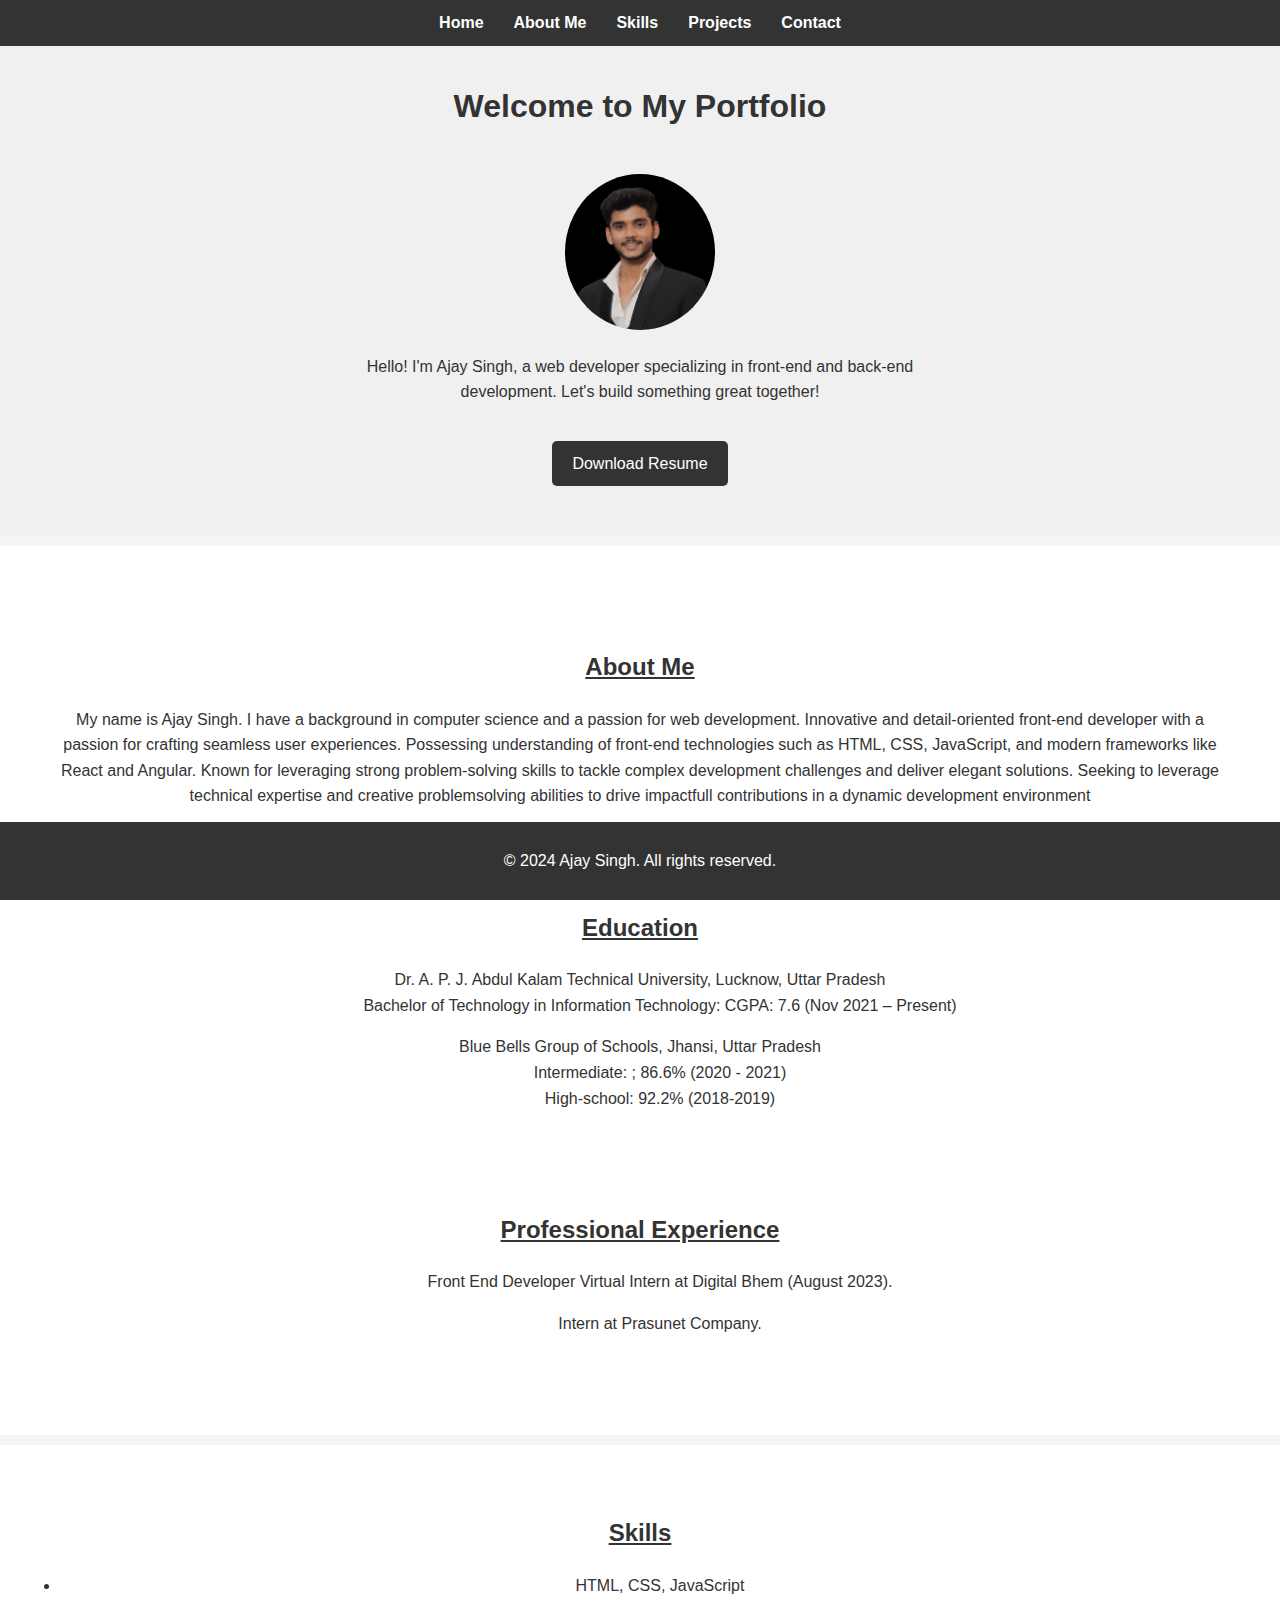
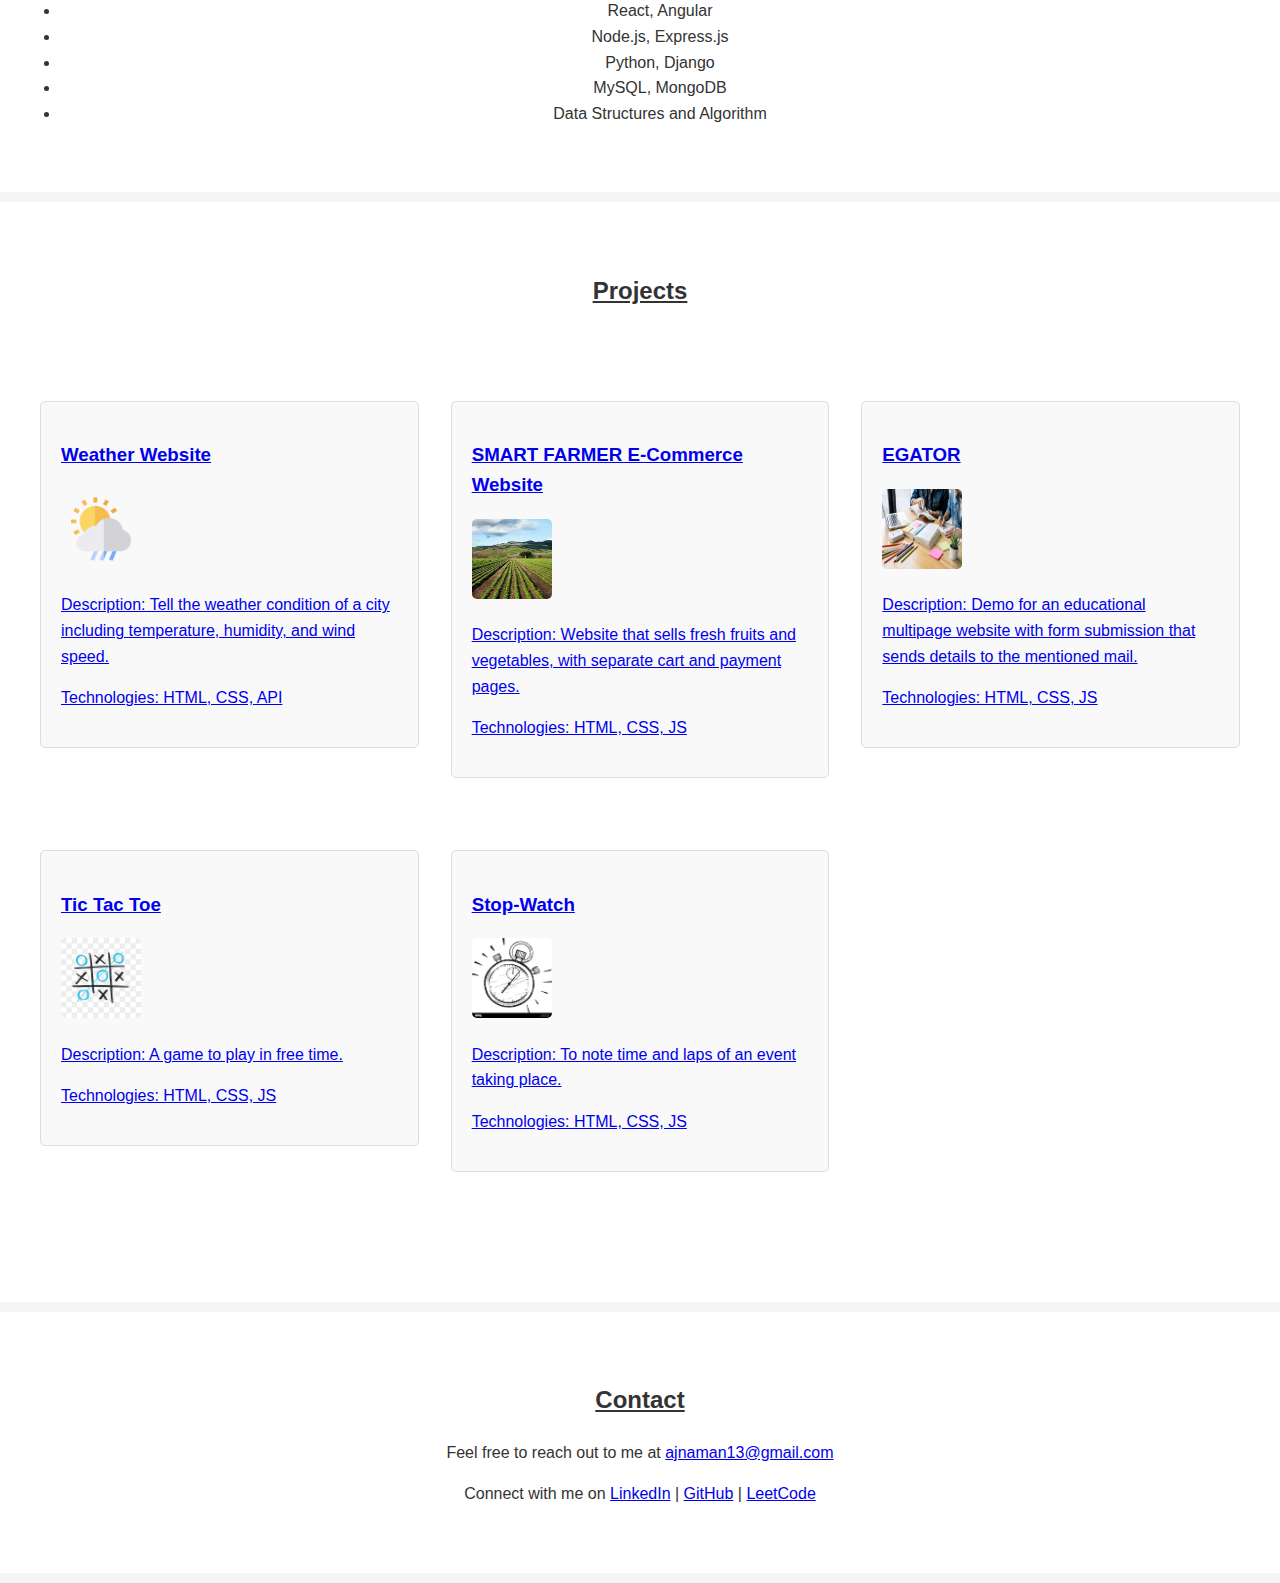
<file: index.html>
<!DOCTYPE html>
<html lang="en">
<head>
    <meta charset="UTF-8">
    <meta name="viewport" content="width=device-width, initial-scale=1.0">
    <title>Ajay Singh Portfolio</title>
    <link rel="stylesheet" href="styles.css">
</head>
<body>
    <header>
        <nav>
            <ul>
                <li><a href="#home">Home</a></li>
                <li><a href="#about">About Me</a></li>
                <li><a href="#skills">Skills</a></li>
                <li><a href="#projects">Projects</a></li>
                <li><a href="#contact">Contact</a></li>
            </ul>
        </nav>
    </header>
    
    <section id="home">
        <div class="home-content">
            <h1>Welcome to My Portfolio</h1>
            <img src="myavtar.jpg" alt="Professional Photo" class="profile-photo">
            <p>Hello! I'm Ajay Singh, a web developer specializing in front-end and back-end development. Let's build something great together!</p>
            <a href="MYRESUME.pdf" download class="download-resume">Download Resume</a>
        </div>
    </section>

    <section id="about">
        <div class="divv">
            <h2>About Me</h2>
            <p>My name is Ajay Singh. I have a background in computer science and a passion for web development. Innovative and detail-oriented front-end developer with a passion for crafting seamless user experiences. Possessing
                understanding of front-end technologies such as HTML, CSS, JavaScript, and modern frameworks like React and
                Angular. Known for leveraging strong problem-solving skills to tackle complex development challenges and deliver
                elegant solutions. Seeking to leverage technical expertise and creative problemsolving abilities to drive impactfull
                contributions in a dynamic development environment
            </p>
        </div>
        <div class="divv">
            
            <h2>Education</h2>
            
                    <dl>
                        <dt>Dr. A. P. J. Abdul Kalam Technical University, Lucknow, Uttar Pradesh</dt>
                        <dd>Bachelor of Technology in Information Technology: CGPA: 7.6 (Nov 2021 – Present)</dd>
                    </dl>
                
                    <dl>
                        <dt>Blue Bells Group of Schools, Jhansi, Uttar Pradesh</dt>
                        <dd>Intermediate: ; 86.6% (2020 - 2021)</dd>
                        <dd>High-school: 92.2% (2018-2019)</dd>
                    </dl>                    
               
          
            
        </div>
        <div class="divv">
            <h2>Professional Experience</h2>
            <ul>
                <p> Front End Developer Virtual Intern at Digital Bhem (August 2023).</p>
                <p>Intern at Prasunet Company.</p>
            </ul>
        </div>
        
        
        
    </section>

    <section id="skills">
        <h2>Skills</h2>
        <ul>
            <li>HTML, CSS, JavaScript</li>
            <li>React, Angular</li>
            <li>Node.js, Express.js</li>
            <li>Python, Django</li>
            <li>MySQL, MongoDB</li>
            <li>Data Structures and Algorithm</li>
        </ul>
    </section>

    <section id="projects">
        <h2>Projects</h2>
        <section id="projectproject">
            <a href="weather/index.html" target="_blank">
                <div class="project">
                    <h3>Weather Website</h3>
                    <img src="project1.jpg" alt="Weather Website Project">
                    <p>Description: Tell the weather condition of a city including temperature, humidity, and wind speed.</p>
                    <p>Technologies: HTML, CSS, API</p>
                </div>
            </a>
            
            <a href="SMART FARMER MINI PROJECT/index.html" target="_blank">
                <div class="project">
                    <h3>SMART FARMER E-Commerce Website</h3>
                    <img src="2.jpeg" alt="SMART FARMER E-Commerce Website Project">
                    <p>Description: Website that sells fresh fruits and vegetables, with separate cart and payment pages.</p>
                    <p>Technologies: HTML, CSS, JS</p>
                </div>
            </a>

            <a href="new multiage website/index.html" target="_blank">
                <div class="project">
                    <h3>EGATOR</h3>
                    <img src="3.jpg" alt="EGATOR Project">
                    <p>Description: Demo for an educational multipage website with form submission that sends details to the mentioned mail.</p>
                    <p>Technologies: HTML, CSS, JS</p>
                </div>
            </a>
            

            <a href="TIC TAC TOE/index.html" target="_blank">
                <div class="project">
                    <h3>Tic Tac Toe</h3>
                    <img src="4.jpg" alt="Tic Tac Toe game">
                    <p>Description: A game to play in free time.</p>
                    <p>Technologies: HTML, CSS, JS</p>
                </div>
            </a>
            
            <a href="stopwatch/index.html" target="_blank">
                <div class="project">
                    <h3>Stop-Watch</h3>
                    <img src="5.jpg" alt="Stop-Watch">
                    <p>Description: To note time and laps of an event taking place.</p>
                    <p>Technologies: HTML, CSS, JS</p>
                </div>
            </a>
            
        </section>
        
    </section>

    <section id="contact">
        <h2>Contact</h2>
        <p>Feel free to reach out to me at <a href="mailto:ajnaman13@gmail.com">ajnaman13@gmail.com</a></p>
        <p>Connect with me on <a href="https://www.linkedin.com/in/ajay-singh-497127234/">LinkedIn</a> | <a href="https://github.com/ajay130422">GitHub</a> | <a href="https://leetcode.com/ajnaman13/">LeetCode</a></p>
    </section>

    <footer>
        <p>&copy; 2024 Ajay Singh. All rights reserved.</p>
    </footer>

    <script src="script.js"></script>
</body>
</html>
</file>
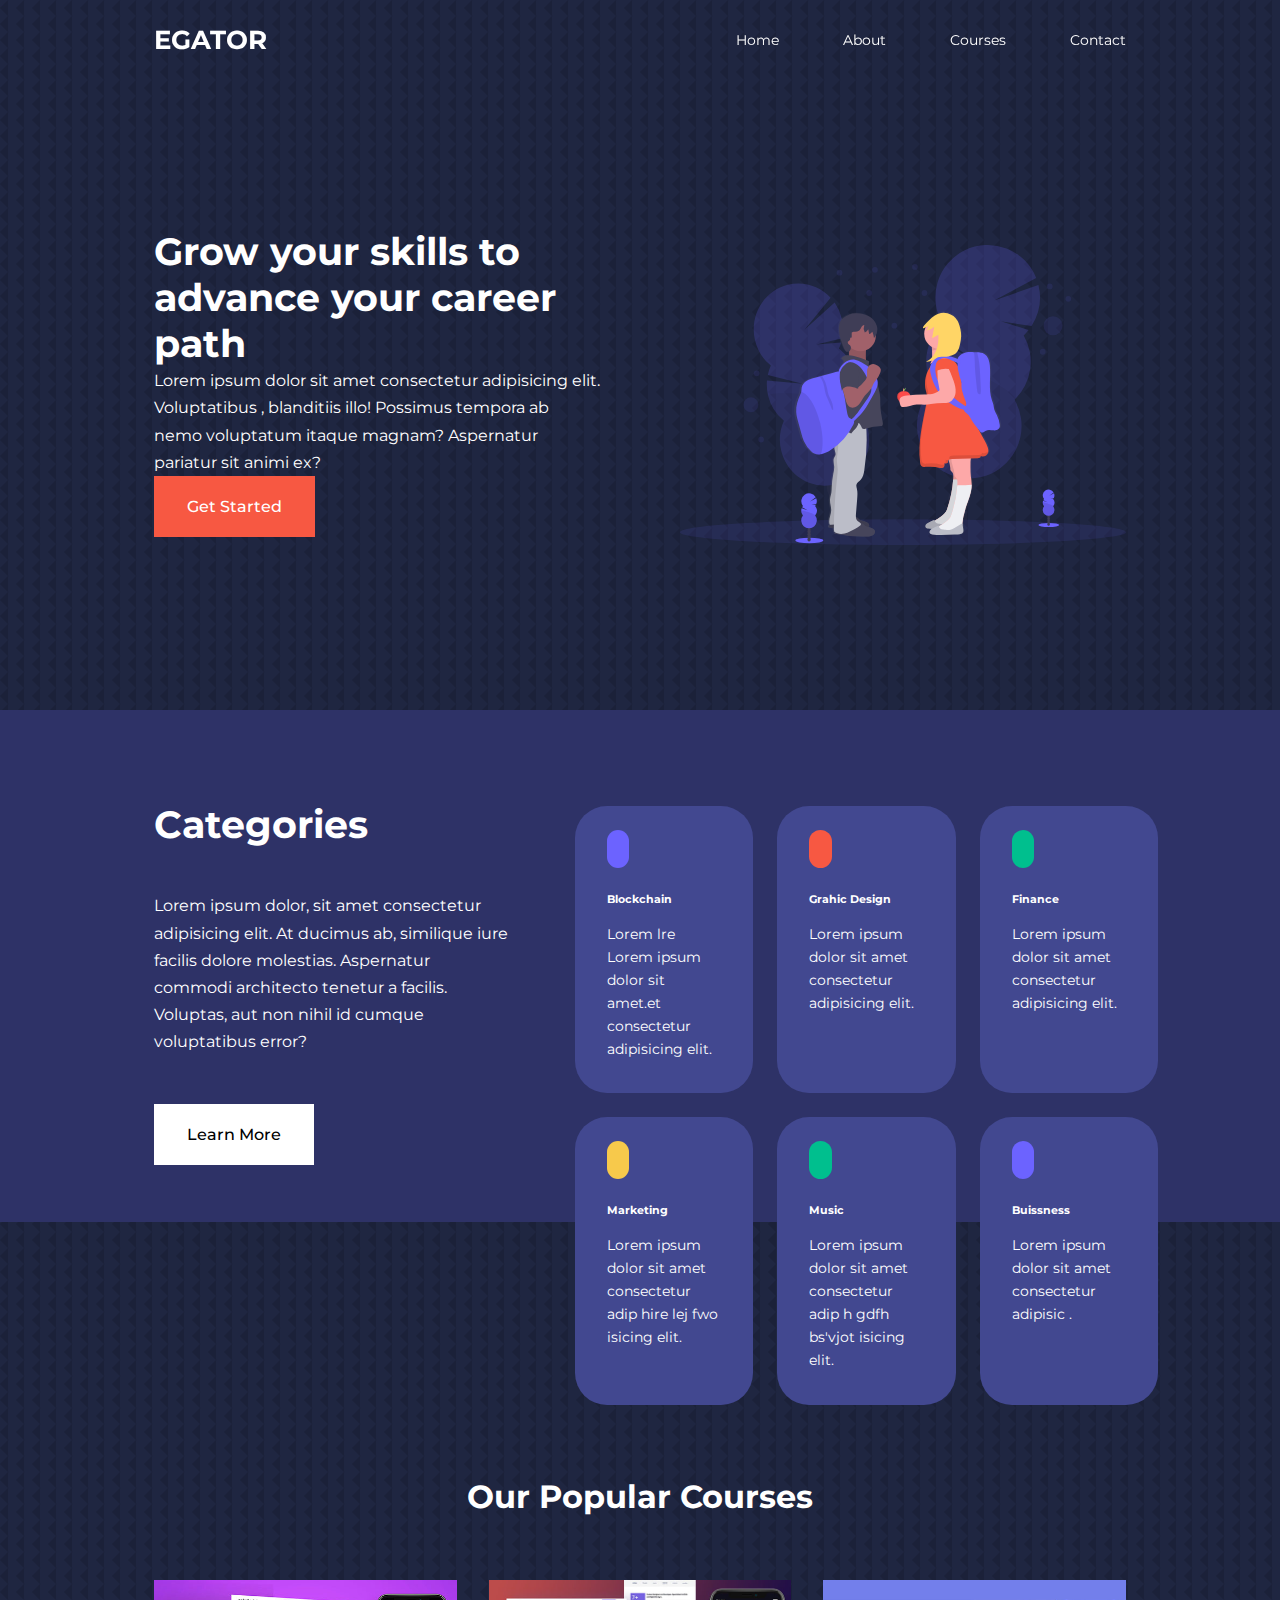
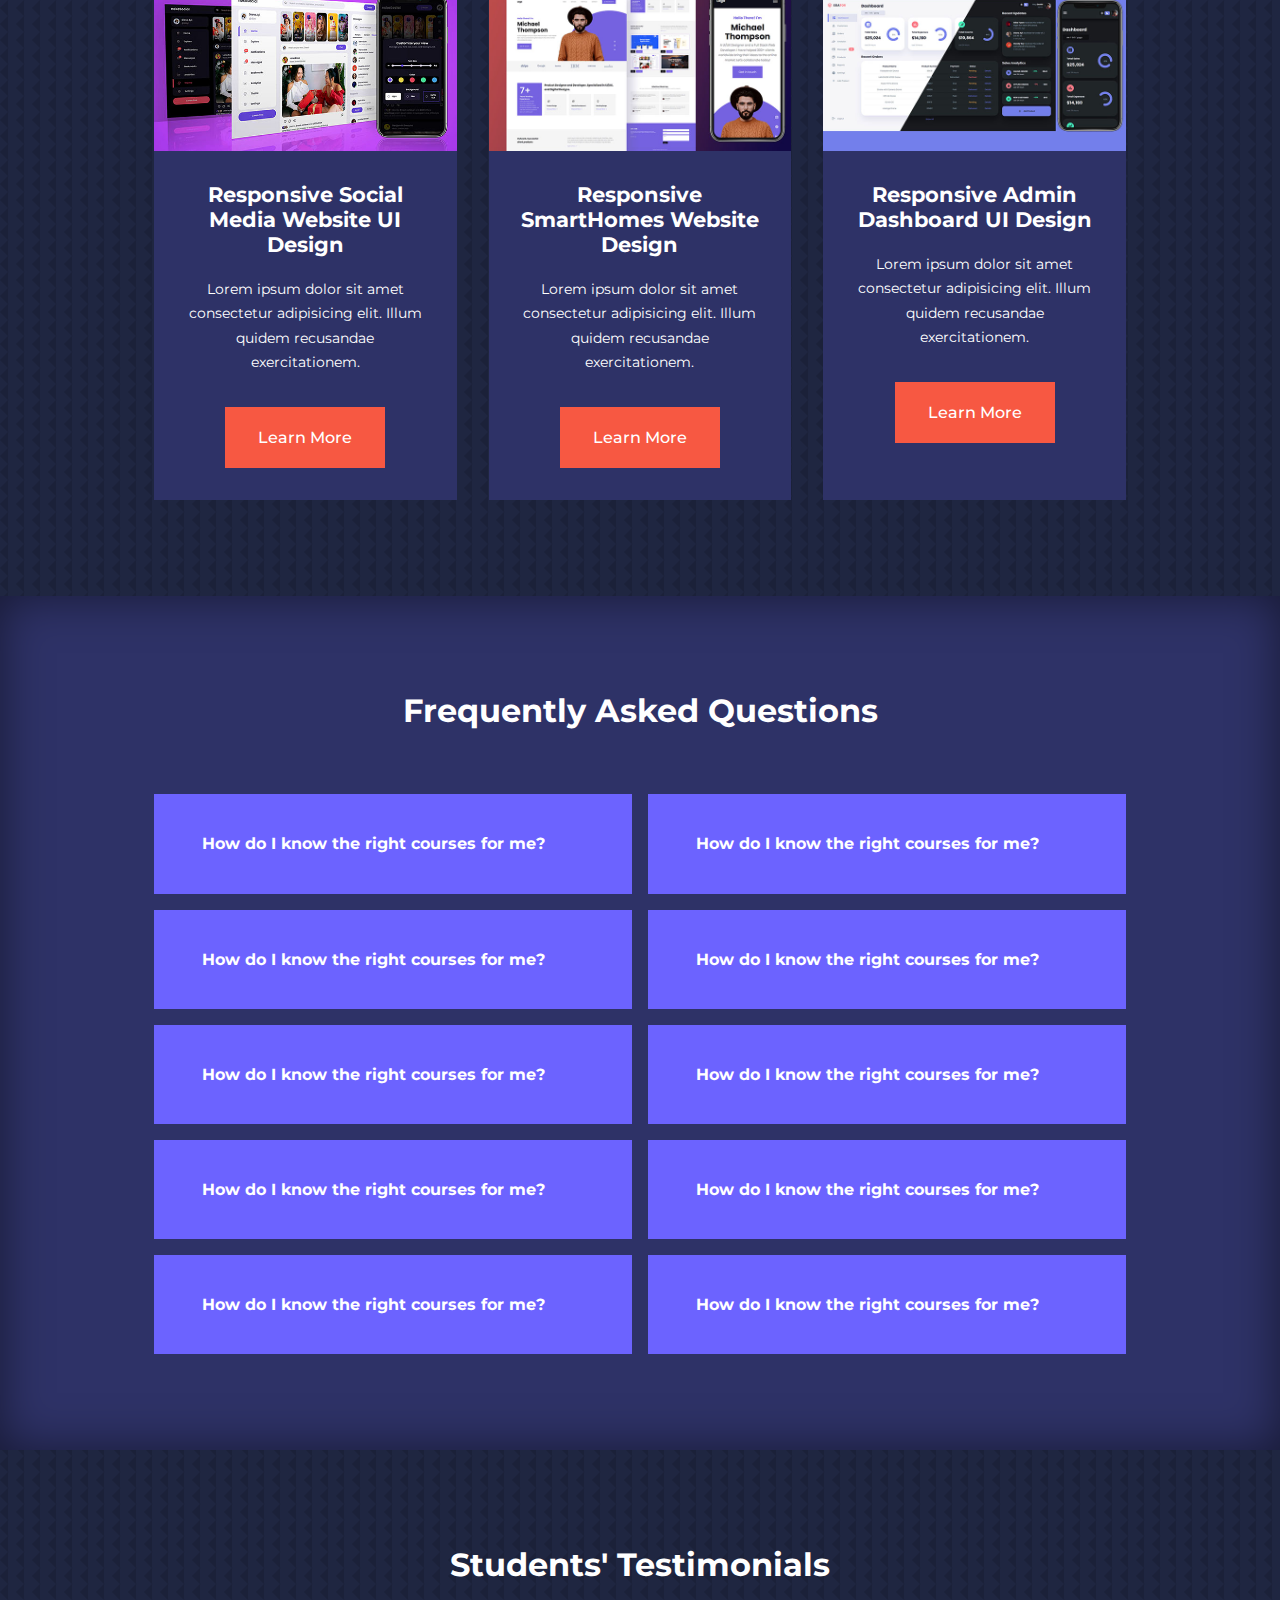
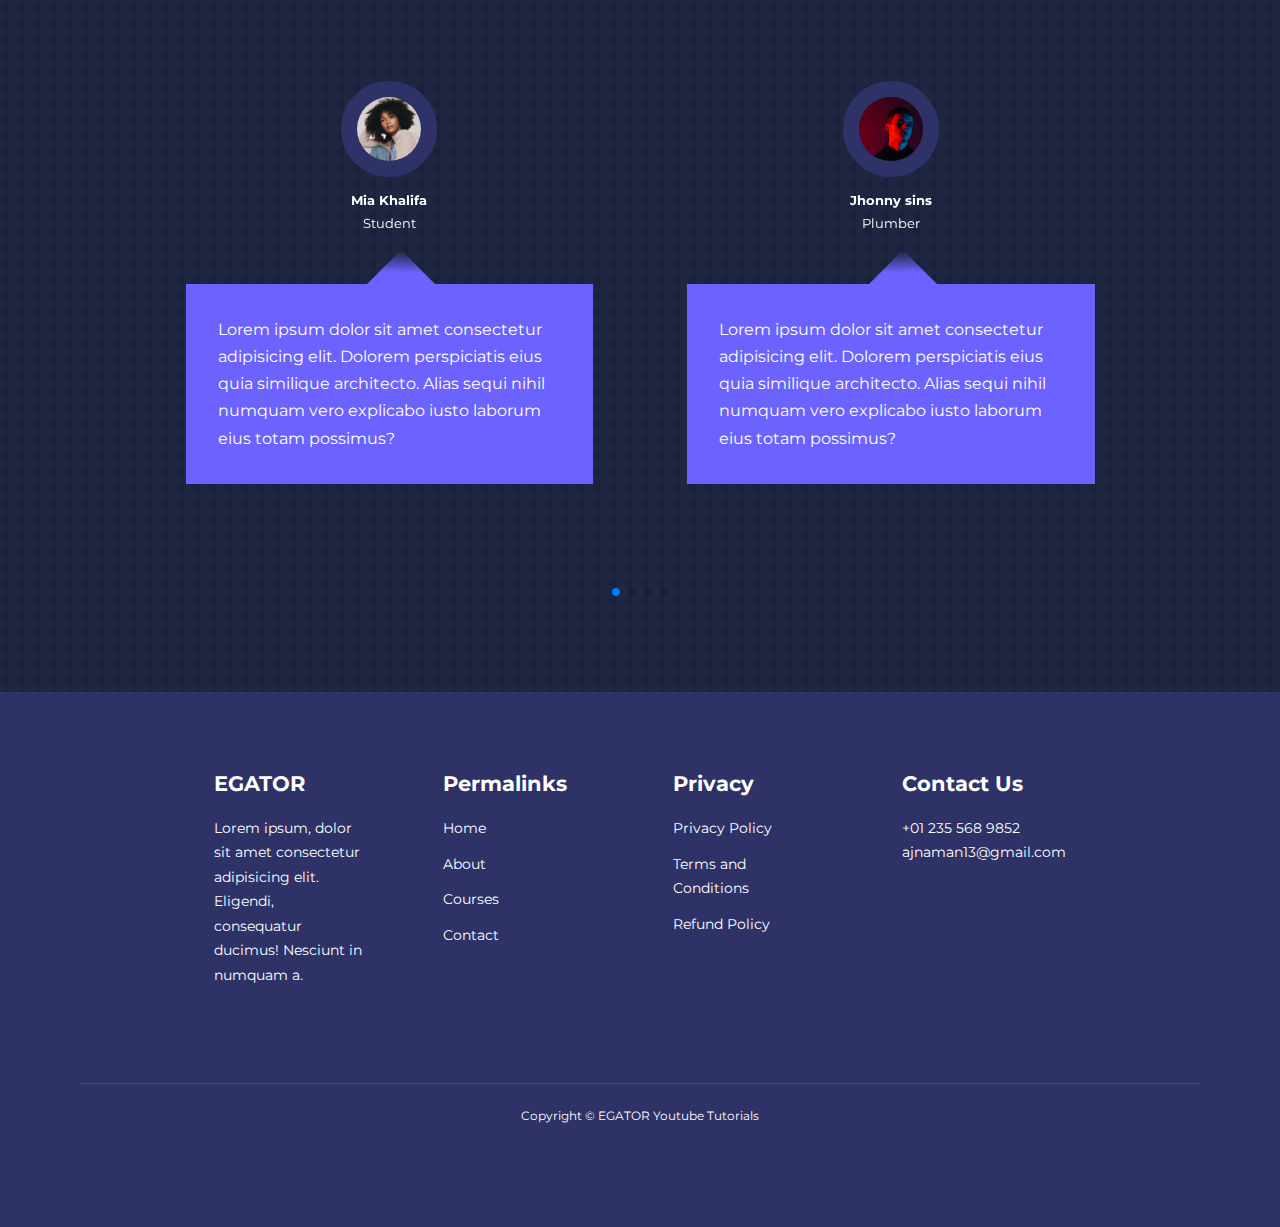
<file: new multiage website/index.html>
<!DOCTYPE html>
<html lang="en">
<head>
    <meta charset="UTF-8">
    <meta name="viewport" content="width=device-width, initial-scale=1.0">
    <title>multipage website</title>
    <link rel="stylesheet" href="./css/style.css">

    <link rel="stylesheet" href="https://unicons.iconscout.com/release/v2.1.6/css/unicons.css">

    <!-- googgle font -->
    <link rel="preconnect" href="https://fonts.googleapis.com">
    <link rel="preconnect" href="https://fonts.gstatic.com" crossorigin>
    <link href="https://fonts.googleapis.com/css2?family=Montserrat:wght@300;400;500;600;700;800;900&display=swap" rel="stylesheet">

    <!-- swipe for testimonial -->
    <link rel="stylesheet"
    href="https://cdn.jsdelivr.net/npm/swiper@11/swiper-bundle.min.css"
    />

    <style>
        body{
            background-image: url(./images/bg-texture.png);
        }
    </style>

</head>
<body>

    <!-- ============== NAVBAR ================== -->


    <nav>
        <div class="container nav_container">
            <a href="index.html"><H3>EGATOR</H3></a>
            <ul class="nav__menu">
                 <li><a href="index.html">Home</a></li> 
                <li><a href="about.html">About</a></li> 
                <li><a href="course.html">Courses</a></li> 
                <li><a href="contact.html">Contact</a></li>
            </ul>
            <button id="open-menu-btn"><i class="uil uil-bars"></i></button>
            <button id="close-menu-btn"><i class="uil uil-multiply"></i></button>
        </div>
    </nav>




    <!-- =================HEADER================= -->


    <header>
        <div class="container header_container">
            <div class="header_left">
                <h1>Grow your skills to advance your career path</h1>
                <p>Lorem ipsum dolor sit amet consectetur adipisicing elit. Voluptatibus , blanditiis illo! Possimus tempora ab nemo voluptatum itaque magnam? Aspernatur pariatur sit animi ex?</p>
                <a href="course.html" class="btn btn-primary">Get Started</a>
            </div>

            <div class="header_right">
                <div class="header_right_image">
                    <img src="./images/header.svg">
                </div>
            </div>
        </div>
    </header>


    <!-- =============SECTION============ -->


    <section class="categories">
        <div class="container categories-container">
            <div class="categories_left">
                <h1>Categories</h1>
                <p>Lorem ipsum dolor, sit amet consectetur adipisicing elit. At ducimus ab, similique iure facilis dolore molestias. Aspernatur commodi architecto tenetur a facilis. Voluptas, aut non nihil id cumque voluptatibus error?</p>
                <a href="#" class="btn">Learn More</a>
            </div>

            <div class="categories_right">
                <article class="category">
                    <sanp class="category_icon">
                        <i class="uil uil-bitcoin-circle"></i> 
                    </sanp>
                    <h5>Blockchain</h5>
                    <p>Lorem lre Lorem ipsum dolor sit amet.et consectetur adipisicing elit.</p>                    
                </article>

                <article class="category">
                    <sanp class="category_icon"><i class="uil uil-palette"></i></sanp>
                    <h5>Grahic Design</h5>
                    <p>Lorem ipsum dolor sit amet consectetur adipisicing elit.</p>                    
                </article>

                <article class="category">
                    <sanp class="category_icon"><i class="uil uil-usd-circle"></i></sanp>
                    <h5>Finance</h5>
                    <p>Lorem ipsum dolor sit amet consectetur adipisicing elit.</p>                    
                </article>

                <article class="category">
                    <sanp class="category_icon"><i class="uil uil-megaphone"></i></sanp>
                    <h5>Marketing</h5>
                    <p>Lorem ipsum dolor sit amet consectetur adip hire  lej fwo isicing elit.</p>                    
                </article>

                <article class="category">
                    <sanp class="category_icon"><i class="uil uil-music"></i></sanp>
                    <h5>Music</h5>
                    <p>Lorem ipsum dolor sit amet consectetur adip h gdfh bs'vjot isicing elit.</p>                    
                </article>

                <article class="category">
                    <sanp class="category_icon"><i class="uil uil-puzzle-piece"></i></sanp>
                    <h5>Buissness</h5>
                    <p>Lorem ipsum dolor sit amet consectetur adipisic .</p>                    
                </article>

            </div>
        </div>
    </section>

    <!-- ========================END OF CATEGORIES============= -->


    <!-- ==========COURSES============ -->

    <section class="courses">
        <h2>Our Popular Courses</h2>
        <div class="container courses_container">


            <article class="course">
                <div class="course_image">
                    <img src="./images/course1.jpg" alt="">
                </div>
                <div class="course_info">
                    <h4>Responsive Social Media Website UI Design</h4>
                    <p>
                        Lorem ipsum dolor sit amet consectetur adipisicing elit. Illum quidem recusandae exercitationem.
                    </p>
                    <a href="course.html" class="btn btn-primary">Learn More</a>
                </div>
            </article>


            <article class="course">
                <div class="course_image">
                    <img src="./images/course2.jpg" alt="">
                </div>
                <div class="course_info">
                    <h4>Responsive SmartHomes Website Design</h4>
                    <p>
                        Lorem ipsum dolor sit amet consectetur adipisicing elit. Illum quidem recusandae exercitationem.
                    </p>
                    <a href="course.html" class="btn btn-primary">Learn More</a>
                </div>                
            </article>


            <article class="course">
                <div class="course_image">
                    <img src="./images/course3.jpg" alt="">
                </div>
                <div class="course_info">
                    <h4>Responsive Admin Dashboard UI Design</h4>
                    <p>
                        Lorem ipsum dolor sit amet consectetur adipisicing elit. Illum quidem recusandae exercitationem.
                    </p>
                    <a href="course.html" class="btn btn-primary">Learn More</a>
                </div>                
            </article>
        </div>
    </section>
    <!-- ==========END OF COURSES========= -->




    <section class="faqs">
        <H2>Frequently Asked Questions</H2>
       <div class="container faqs_container">


        <article class="faq">
            <div class="faq_icon"><i class="uil uil-plus"></i></div>
            <div class="questin_answer">
                <h4>How do I know the right courses for me?</h4>
                <p>
                    Lorem ipsum dolor sit, amet consectetur adipisicing elit. Quam, a delectus! Nam quia, quae cupiditate laboriosam harum, unde ipsam sed suscipit commodi, quibusdam ut facilis?
                </p>
            </div>             
        </article>
        
        <article class="faq">
            <div class="faq_icon"><i class="uil uil-plus"></i></div>
            <div class="questin_answer">
                <h4>How do I know the right courses for me?</h4>
                <p>
                    Lorem ipsum dolor sit, amet consectetur adipisicing elit. Quam, a delectus! Nam quia, quae cupiditate laboriosam harum, unde ipsam sed suscipit commodi, quibusdam ut facilis?
                </p>
            </div>             
        </article>

        <article class="faq">
            <div class="faq_icon"><i class="uil uil-plus"></i></div>
            <div class="questin_answer">
                <h4>How do I know the right courses for me?</h4>
                <p>
                    Lorem ipsum dolor sit, amet consectetur adipisicing elit. Quam, a delectus! Nam quia, quae cupiditate laboriosam harum, unde ipsam sed suscipit commodi, quibusdam ut facilis?
                </p>
            </div>             
        </article>

        <article class="faq">
            <div class="faq_icon"><i class="uil uil-plus"></i></div>
            <div class="questin_answer">
                <h4>How do I know the right courses for me?</h4>
                <p>
                    Lorem ipsum dolor sit, amet consectetur adipisicing elit. Quam, a delectus! Nam quia, quae cupiditate laboriosam harum, unde ipsam sed suscipit commodi, quibusdam ut facilis?
                </p>
            </div>             
        </article>

        <article class="faq">
            <div class="faq_icon"><i class="uil uil-plus"></i></div>
            <div class="questin_answer">
                <h4>How do I know the right courses for me?</h4>
                <p>
                    Lorem ipsum dolor sit, amet consectetur adipisicing elit. Quam, a delectus! Nam quia, quae cupiditate laboriosam harum, unde ipsam sed suscipit commodi, quibusdam ut facilis?
                </p>
            </div>             
        </article>

        <article class="faq">
            <div class="faq_icon"><i class="uil uil-plus"></i></div>
            <div class="questin_answer">
                <h4>How do I know the right courses for me?</h4>
                <p>
                    Lorem ipsum dolor sit, amet consectetur adipisicing elit. Quam, a delectus! Nam quia, quae cupiditate laboriosam harum, unde ipsam sed suscipit commodi, quibusdam ut facilis?
                </p>
            </div>             
        </article>

        <article class="faq">
            <div class="faq_icon"><i class="uil uil-plus"></i></div>
            <div class="questin_answer">
                <h4>How do I know the right courses for me?</h4>
                <p>
                    Lorem ipsum dolor sit, amet consectetur adipisicing elit. Quam, a delectus! Nam quia, quae cupiditate laboriosam harum, unde ipsam sed suscipit commodi, quibusdam ut facilis?
                </p>
            </div>             
        </article>

        <article class="faq">
            <div class="faq_icon"><i class="uil uil-plus"></i></div>
            <div class="questin_answer">
                <h4>How do I know the right courses for me?</h4>
                <p>
                    Lorem ipsum dolor sit, amet consectetur adipisicing elit. Quam, a delectus! Nam quia, quae cupiditate laboriosam harum, unde ipsam sed suscipit commodi, quibusdam ut facilis?
                </p>
            </div>             
        </article>

        <article class="faq">
            <div class="faq_icon"><i class="uil uil-plus"></i></div>
            <div class="questin_answer">
                <h4>How do I know the right courses for me?</h4>
                <p>
                    Lorem ipsum dolor sit, amet consectetur adipisicing elit. Quam, a delectus! Nam quia, quae cupiditate laboriosam harum, unde ipsam sed suscipit commodi, quibusdam ut facilis?
                </p>
            </div>             
        </article>
        
        <article class="faq">
            <div class="faq_icon"><i class="uil uil-plus"></i></div>
            <div class="questin_answer">
                <h4>How do I know the right courses for me?</h4>
                <p>
                    Lorem ipsum dolor sit, amet consectetur adipisicing elit. Quam, a delectus! Nam quia, quae cupiditate laboriosam harum, unde ipsam sed suscipit commodi, quibusdam ut facilis?
                </p>
            </div>             
        </article>
      </div>
    </section>

    <!-- ===============END OF FAQS================== -->





    <section class="container testimonials_container mySwiper">
        <h2>Students' Testimonials</h2>

        <div class="swiper-wrapper">

            <article class="testiminial swiper-slide">
                <div class="avatar">
                    <img src="./images/avatar1.jpg" alt="">
                </div>
                <div class="testimonial_info">
                    <h5>Mia Khalifa</h5>
                    <small>Student</small>
                </div>
                <div class="testimonial_body">
                    <p>
                        Lorem ipsum dolor sit amet consectetur adipisicing elit. Dolorem perspiciatis eius quia similique architecto. Alias sequi nihil numquam vero explicabo iusto laborum eius totam possimus?
                    </p>
                </div>
            </article>

            
            <article class="testiminial swiper-slide">
                <div class="avatar">
                    <img src="./images/avatar2.jpg" alt="">
                </div>
                <div class="testimonial_info">
                    <h5>Jhonny sins</h5>
                    <small>Plumber</small>
                </div>
                <div class="testimonial_body">
                    <p>
                        Lorem ipsum dolor sit amet consectetur adipisicing elit. Dolorem perspiciatis eius quia similique architecto. Alias sequi nihil numquam vero explicabo iusto laborum eius totam possimus?
                    </p>
                </div>
            </article>


            <article class="testiminial swiper-slide">
                <div class="avatar">
                    <img src="./images/avatar3.jpg" alt="">
                </div>
                <div class="testimonial_info">
                    <h5>Jordi El-Nino</h5>
                    <small>Sweeper</small>
                </div>
                <div class="testimonial_body">
                    <p>
                        Lorem ipsum dolor sit amet consectetur adipisicing elit. Dolorem perspiciatis eius quia similique architecto. Alias sequi nihil numquam vero explicabo iusto laborum eius totam possimus?
                    </p>
                </div>
            </article>
            
            
            <article class="testiminial swiper-slide">
                <div class="avatar">
                    <img src="./images/avatar4.jpg" alt="">
                </div>
                <div class="testimonial_info">
                    <h5>Chorey chase</h5>
                    <small>Step-Mom</small>
                </div>
                <div class="testimonial_body">
                    <p>
                        Lorem ipsum dolor sit amet consectetur adipisicing elit. Dolorem perspiciatis eius quia similique architecto. Alias sequi nihil numquam vero explicabo iusto laborum eius totam possimus?
                    </p>
                </div>
            </article>

            
            <article class="testiminial swiper-slide">
                <div class="avatar">
                    <img src="./images/avatar5.jpg" alt="">
                </div>
                <div class="testimonial_info">
                    <h5>Blake Blossom</h5>
                    <small>Teacher</small>
                </div>
                <div class="testimonial_body">
                    <p>
                        Lorem ipsum dolor sit amet consectetur adipisicing elit. Dolorem perspiciatis eius quia similique architecto. Alias sequi nihil numquam vero explicabo iusto laborum eius totam possimus?
                    </p>                    
                </div>
            </article>

        </div>
        <div class="swiper-pagination"></div>    
    </section>

    <!-- ===============FOOOTER=========== -->

    <footer>
        <div class="container footer_container">
            <div class="footer_1">
                <a href="index.html" class="footer_logo"><h4>EGATOR</h4></a>
                <p>Lorem ipsum, dolor sit amet consectetur adipisicing elit. Eligendi, consequatur ducimus! Nesciunt in numquam a.</p>
            </div>

            <div class="footer_2">
                <h4>Permalinks</h4>
                <ul class="permalinks">
                    <li><a href="index.html">Home</a></li>
                    <li><a href="about.html">About</a></li>
                    <li><a href="course.html">Courses</a></li>
                    <li><a href="contact.html">Contact</a></li>
                </ul>
            </div>

            <div class="footer_3">
                <h4>Privacy</h4>
                <ul class="privacy">
                    <li><a href="#">Privacy Policy</a></li>
                    <li><a href="#">Terms and Conditions</a></li>
                    <li><a href="#">Refund Policy</a></li>
                </ul>
            </div>

            <div class="footer_4">
                <h4>Contact Us</h4>
                <div>
                    <p>+01 235 568 9852</p>
                    <p>ajnaman13@gmail.com</p>
                </div>
                
                <ul class="footer_socials">
                    <li>
                        <a href="#"><i class="uil uil-facebook"></i></a>
                    </li>
                    <li>
                        <a href="#"><i class="uil uil-instagram-alt"></i></a>
                    </li>
                    <li>
                        <a href="#"><i class="uil uil-twitter"></i></a>
                    </li>
                    <li>
                        <a href="#"><i class="uil uil-linkedin-alt"></i></a>
                    </li>
                </ul>            
            </div>
        </div>
        <div class="footer_copyright">
            <small>Copyright &copy; EGATOR Youtube Tutorials</small>
        </div>
    </footer>
    <!-- ==================END OF FOOTER===============   -->




    <!-- ==========JAVASCRIPT==================== -->

    <script src="https://cdn.jsdelivr.net/npm/swiper@11/swiper-bundle.min.js"></script>
    <script src="main.js"></script>
    <script>
        var swiper = new Swiper(".mySwiper", {
          slidesPerView: 1,
          spaceBetween: 30,
          pagination: {
            el: ".swiper-pagination",
            clickable: true,
          },

        //   when window widht is >600px
          breakpoints: {
            600:{
                slidesPerView: 2
            }
          }

        });
      </script>


</body>
</html>
</file>
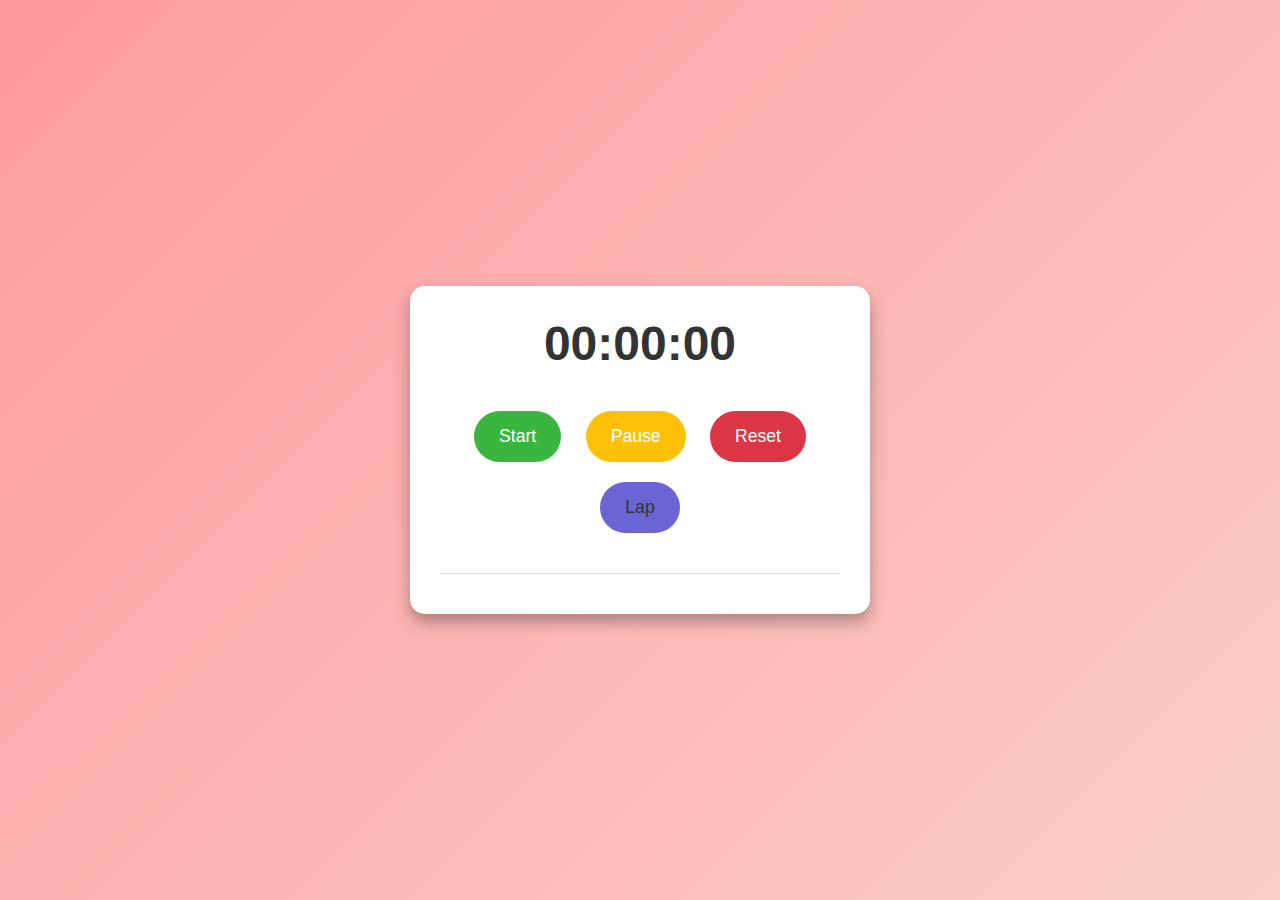
<file: stopwatch/index.html>
<!DOCTYPE html>
<html lang="en">
<head>
    <meta charset="UTF-8">
    <meta name="viewport" content="width=device-width, initial-scale=1.0">
    <title>Stopwatch</title>
    <link rel="stylesheet" href="styles.css">
</head>
<body>
    <div class="stopwatch">
        <div id="display" class="display">00:00:00</div>
        <div class="controls">
            <button id="startBtn" onclick="startStopwatch()">Start</button>
            <button id="pauseBtn" onclick="pauseStopwatch()">Pause</button>
            <button id="resetBtn" onclick="resetStopwatch()">Reset</button>
            <button id="lapBtn" onclick="recordLap()">Lap</button>
        </div>
        <div id="laps" class="laps"></div>
    </div>
    <script src="script.js"></script>
</body>
</html>
</file>
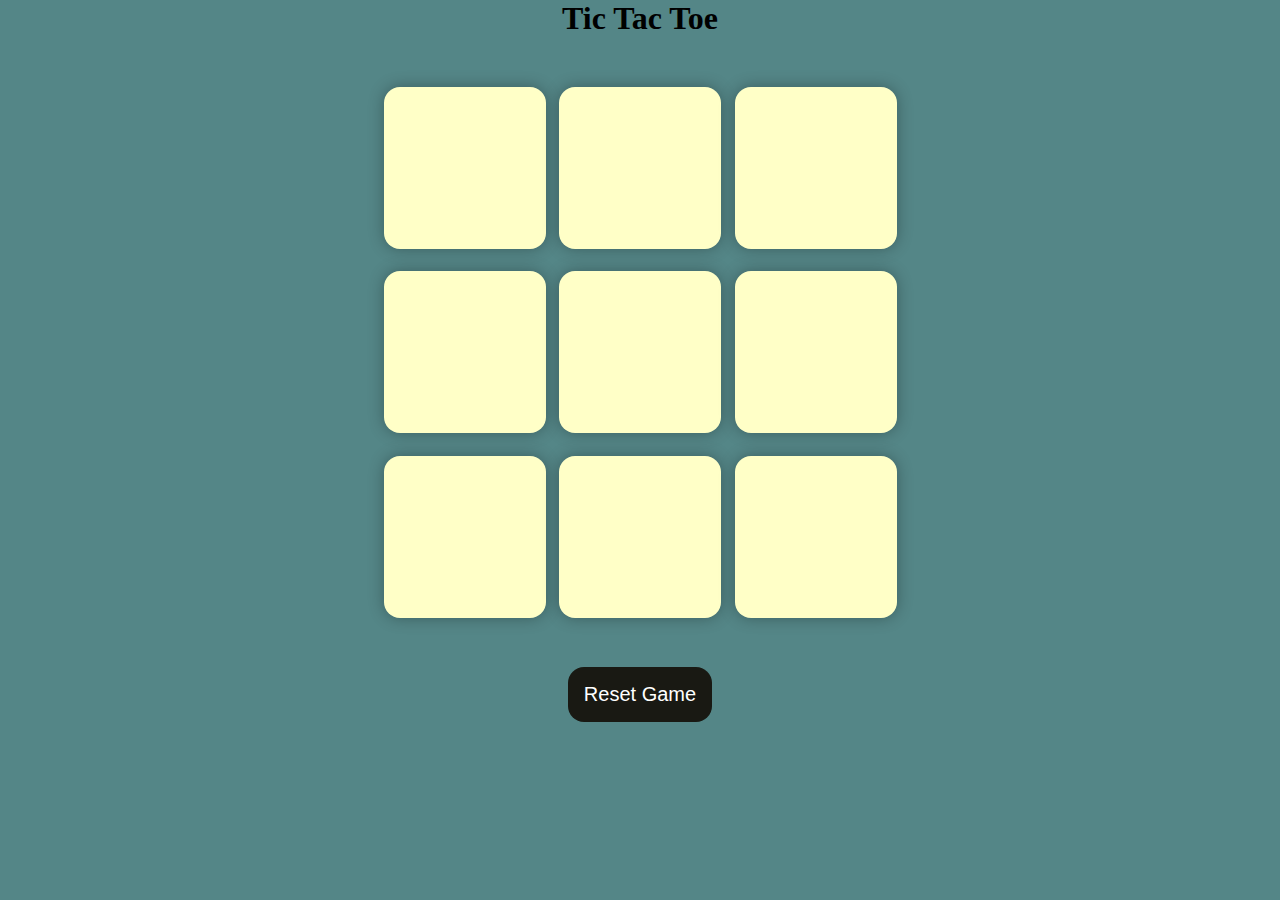
<file: TIC TAC TOE/index.html>
<!DOCTYPE html>
<html lang="en">
  <head>
    <meta charset="UTF-8" />
    <meta name="viewport" content="width=device-width, initial-scale=1.0" />
    <title>Tic-Tac-Toe Game</title>
    <link rel="stylesheet" href="style.css" />
  </head>
  <body>
    <div class="msg-container hide">
      <p id="msg">Winner</p>
      <button id="new-btn">New Game</button>
    </div>
    <main>
      <h1>Tic Tac Toe</h1>
      <div class="container">
        <div class="game">
          <button class="box"></button>
          <button class="box"></button>
          <button class="box"></button>
          <button class="box"></button>
          <button class="box"></button>
          <button class="box"></button>
          <button class="box"></button>
          <button class="box"></button>
          <button class="box"></button>
        </div>
      </div>
      <button id="reset-btn">Reset Game</button>
    </main>
    <script src="app.js"></script>
  </body>
</html>
</file>
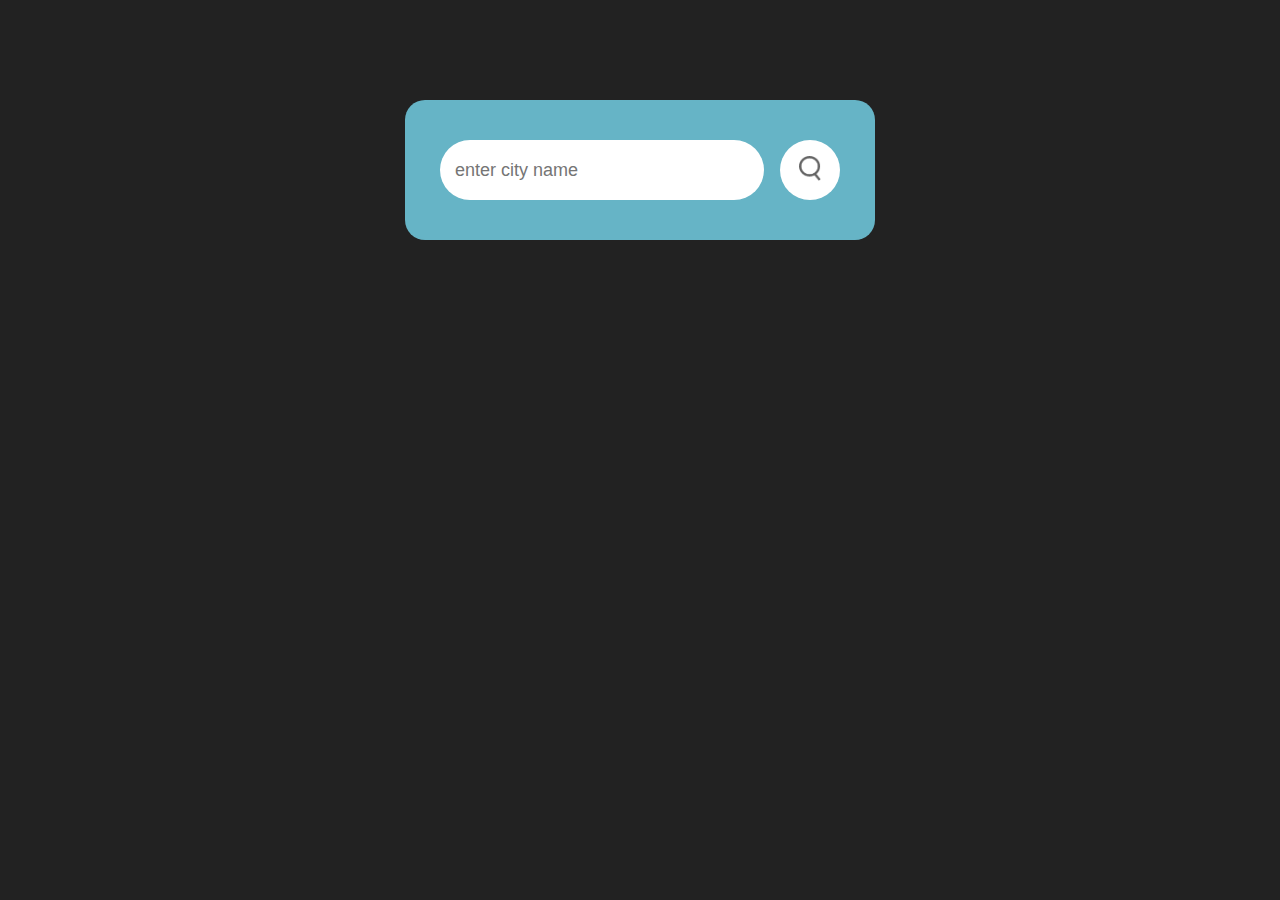
<file: weather/index.html>
<!DOCTYPE html>
<html lang="en">
<head>
    <meta charset="UTF-8">
    <meta name="viewport" content="width=device-width, initial-scale=1.0">
    <title>Weather app</title>
    <link rel="stylesheet" href="style.css">
</head>
<body>
      <div class="card">
        <div class="search">
            <input type="text" placeholder="enter city name" spellcheck="false">
            <button><img src="images/search.png" alt=""></button>
        </div>
        <div class="error"> 
             <p>Invalid City Name</p>      
        </div>
        <div class="weather">
            <img src="images/rain.png" class="weather_icon">
            <h1 class="temp">22°C</h1>
            <h2 class="city">Jhansi</h2>    
            <div class="details">
                <div class="col">
                    <img src="images/humidity.png" >
                    <div>
                        <p class="humidity">50%</p>
                        <p>Humidity</p>
                    </div> 
                </div>
                <div class="col">
                    <img src="images/wind.png" >
                    <div>
                        <p class="wind">15%</p>
                        <p>Wind Speed</p>
                    </div> 
                </div>
            </div>
        </div>
      </div>
      <script>
            const apikey = "a19916792f14b58b83520a2de68fd972";
            const apiurl = "https://api.openweathermap.org/data/2.5/weather?&units=metric&q=";

            const searchbox= document.querySelector(".search input");
            const searchbtn= document.querySelector(".search button");
            const weathericon= document.querySelector(".weather_icon")

            async function checkweather(city){
                const response = await fetch(apiurl + city +  `&appid=${apikey}`);
                if(response.status == 404)   
                {
                    document.querySelector(".error").style.display = "block";
                    document.querySelector(".weather").style.display = "none";
                } 
                else{
                    var data = await response.json();

                    // console.log(data);
                    document.querySelector(".city").innerHTML= data.name;
                    document.querySelector(".temp").innerHTML= Math.round(data.main.temp) +  "°C";
                    document.querySelector(".humidity").innerHTML= data.main.humidity + "%";

                    document.querySelector(".wind").innerHTML= data.wind.speed + "Km/hr";

                    if(data.weather[0].main == "Clouds"){
                        weathericon.src = "images/clouds.png";
                    }
                    else if(data.weather[0].main == "Clear"){
                        weathericon.src = "images/clear.png";
                    }
                    else if(data.weather[0].main == "Rain"){
                        weathericon.src = "images/rain.png";
                    }
                    else if(data.weather[0].main == "Drizzle"){
                        weathericon.src = "images/drizzle.png";
                    }
                    else if(data.weather[0].main == "Mist"){
                        weathericon.src = "images/mist.png";
                    }

                    document.querySelector(".weather").style.display = "block";
                    document.querySelector(".error").style.display = "none";
                }

                    
                }

                searchbtn.addEventListener("click", ()=>{
                    checkweather(searchbox.value);
                })

      </script>

</body>
</html>
</file>
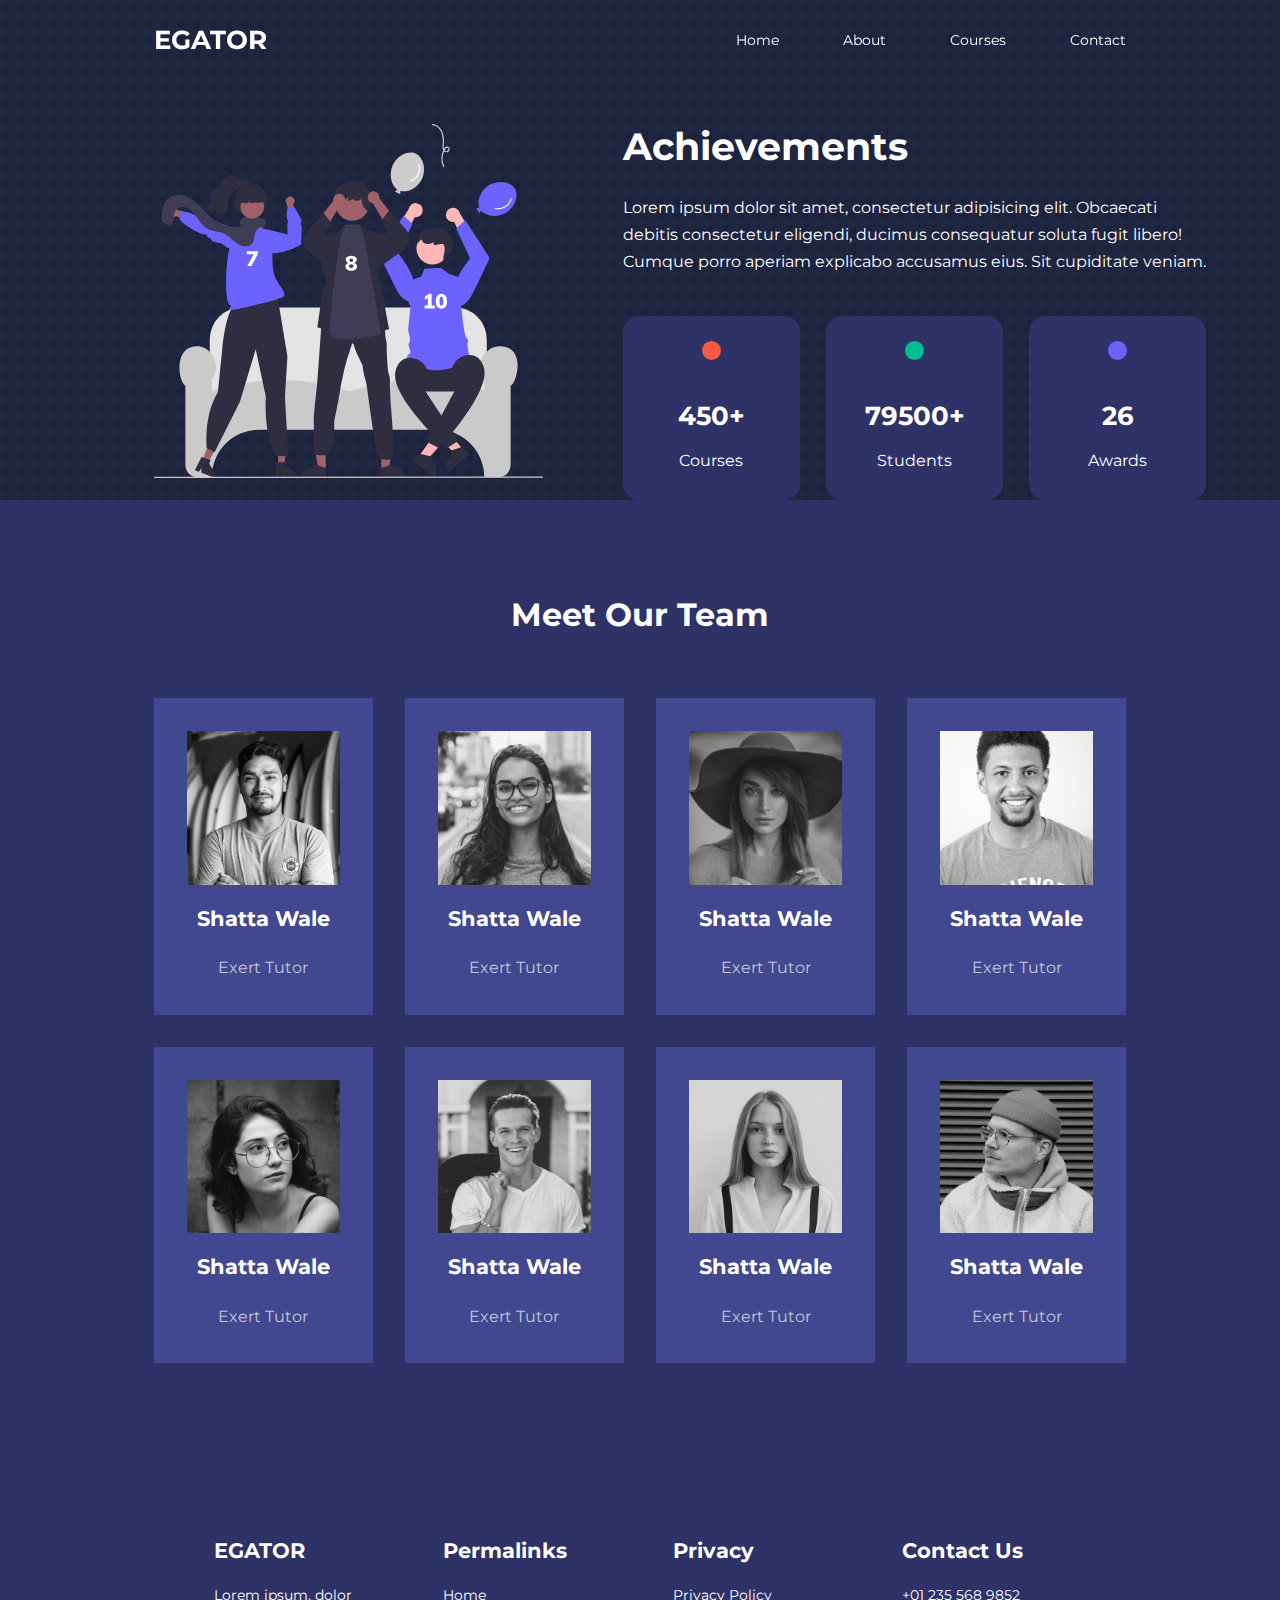
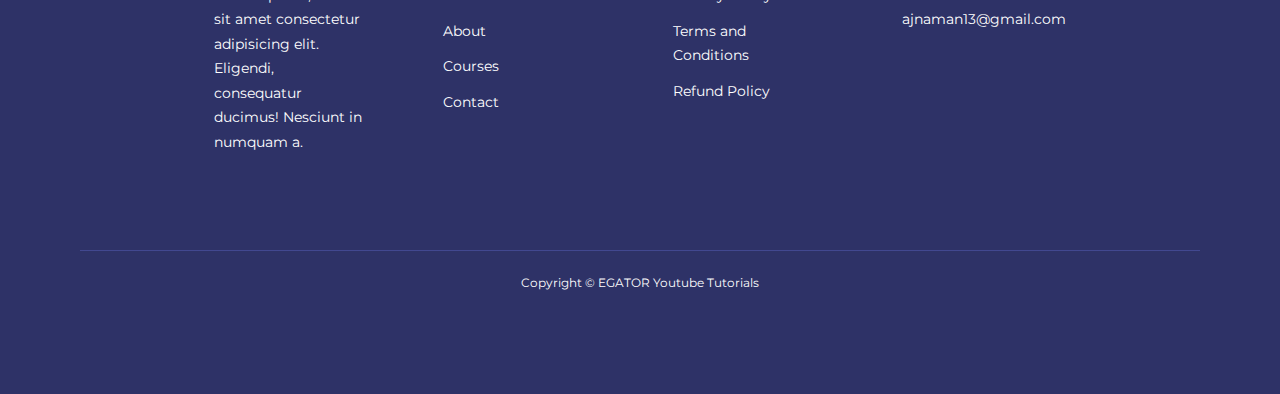
<file: new multiage website/about.html>
<!DOCTYPE html>
<html lang="en">
<head>
    <meta charset="UTF-8">
    <meta name="viewport" content="width=device-width, initial-scale=1.0">
    <title>multipage website</title>
    
    <link rel="stylesheet" href="https://unicons.iconscout.com/release/v2.1.6/css/unicons.css">
    
    <!-- googgle font -->
    <link rel="preconnect" href="https://fonts.googleapis.com">
    <link rel="preconnect" href="https://fonts.gstatic.com" crossorigin>
    <link href="https://fonts.googleapis.com/css2?family=Montserrat:wght@300;400;500;600;700;800;900&display=swap" rel="stylesheet">
    
    <link rel="stylesheet" href="./css/style.css">
    <link rel="stylesheet" href="./css/about.css">
    <style>
        body{
            background-image: url(./images/bg-texture.png);
        }
    </style>
</head>
<body>
    <nav>
        <div class="container nav_container">
            <a href="index.html"><H3>EGATOR</H3></a>
            <ul class="nav__menu">
                 <li><a href="index.html">Home</a></li> 
                <li><a href="about.html">About</a></li> 
                <li><a href="course.html">Courses</a></li> 
                <li><a href="contact.html">Contact</a></li>
            </ul>
            <button id="open-menu-btn"><i class="uil uil-bars"></i></button>
            <button id="close-menu-btn"><i class="uil uil-multiply"></i></button>
        </div>
    </nav>



























    <setion class="about_achievements">
        <div class="container about_achievements_container">
            <div class="about_achievements_left">
                <img src="./images/about achievements.svg">
            </div>
            <div class="about_achievements_right">
                <h1>Achievements</h1>
                <p id="aragrah">
                    Lorem ipsum dolor sit amet, consectetur adipisicing elit. Obcaecati debitis consectetur eligendi, ducimus consequatur soluta fugit libero! Cumque porro aperiam explicabo accusamus eius. Sit cupiditate  veniam. 
                </p>
                <div class="achievements_cards">
                    <article class="achievement_card">
                        <span class="achievement_icon">
                            <i class="uil uil-video"></i>
                        </span>
                        <h3>450+</h3>
                        <p>Courses</p>
                    </article>

                    <article class="achievement_card">
                        <span class="achievement_icon">
                            <i class="uil uil-users-alt"></i>
                        </span>
                        <h3>79500+</h3>
                        <p>Students</p>
                    </article>

                    <article class="achievement_card">
                        <span class="achievement_icon">
                            <i class="uil uil-trophy"></i>
                        </span>
                        <h3>26</h3>
                        <p>Awards</p>
                    </article>
                </div>

            </div>
        </div>
    </setion>
























<section class="team">
    <h2>Meet Our Team</h2>
    <div class="container team_container">

        <article class="team_member">
            <div class="team_member_image">
                <img src="./images/tm1.jpg">
            </div>
            <div class="team_member_info">
                <h4>Shatta Wale</h4>
                <p>Exert Tutor</p>
            </div>
            <div class="team_member_socials">
                <a href="htts://instagram.com" target="_blank"><i class="uil uil-instagram"></i></a>
                <a href="htts://uil-twitter.com" target="_blank"><i class="uil uil-twitter-alt"></i></a>
                <a href="htts://linkedin.com" target="_blank"><i class="uil uil-linkedin-alt"></i></a>
            </div>
        </article>
        

        <article class="team_member">
            <div class="team_member_image">
                <img src="./images/tm2.jpg">
            </div>
            <div class="team_member_info">
                <h4>Shatta Wale</h4>
                <p>Exert Tutor</p>
            </div>
            <div class="team_member_socials">
                <a href="htts://instagram.com" target="_blank"><i class="uil uil-instagram"></i></a>
                <a href="htts://uil-twitter.com" target="_blank"><i class="uil uil-twitter-alt"></i></a>
                <a href="htts://linkedin.com" target="_blank"><i class="uil uil-linkedin-alt"></i></a>
            </div>
        </article>
        

        <article class="team_member">
            <div class="team_member_image">
                <img src="./images/tm3.jpg">
            </div>
            <div class="team_member_info">
                <h4>Shatta Wale</h4>
                <p>Exert Tutor</p>
            </div>
            <div class="team_member_socials">
                <a href="htts://instagram.com" target="_blank"><i class="uil uil-instagram"></i></a>
                <a href="htts://uil-twitter.com" target="_blank"><i class="uil uil-twitter-alt"></i></a>
                <a href="htts://linkedin.com" target="_blank"><i class="uil uil-linkedin-alt"></i></a>
            </div>
        </article>

        <article class="team_member">
            <div class="team_member_image">
                <img src="./images/tm4.jpg">
            </div>
            <div class="team_member_info">
                <h4>Shatta Wale</h4>
                <p>Exert Tutor</p>
            </div>
            <div class="team_member_socials">
                <a href="htts://instagram.com" target="_blank"><i class="uil uil-instagram"></i></a>
                <a href="htts://uil-twitter.com" target="_blank"><i class="uil uil-twitter-alt"></i></a>
                <a href="htts://linkedin.com" target="_blank"><i class="uil uil-linkedin-alt"></i></a>
            </div>
        </article>

        <article class="team_member">
            <div class="team_member_image">
                <img src="./images/tm5.jpg">
            </div>
            <div class="team_member_info">
                <h4>Shatta Wale</h4>
                <p>Exert Tutor</p>
            </div>
            <div class="team_member_socials">
                <a href="htts://instagram.com" target="_blank"><i class="uil uil-instagram"></i></a>
                <a href="htts://uil-twitter.com" target="_blank"><i class="uil uil-twitter-alt"></i></a>
                <a href="htts://linkedin.com" target="_blank"><i class="uil uil-linkedin-alt"></i></a>
            </div>
        </article>

        <article class="team_member">
            <div class="team_member_image">
                <img src="./images/tm6.jpg">
            </div>
            <div class="team_member_info">
                <h4>Shatta Wale</h4>
                <p>Exert Tutor</p>
            </div>
            <div class="team_member_socials">
                <a href="htts://instagram.com" target="_blank"><i class="uil uil-instagram"></i></a>
                <a href="htts://uil-twitter.com" target="_blank"><i class="uil uil-twitter-alt"></i></a>
                <a href="htts://linkedin.com" target="_blank"><i class="uil uil-linkedin-alt"></i></a>
            </div>
        </article>

        <article class="team_member">
            <div class="team_member_image">
                <img src="./images/tm7.jpg">
            </div>
            <div class="team_member_info">
                <h4>Shatta Wale</h4>
                <p>Exert Tutor</p>
            </div>
            <div class="team_member_socials">
                <a href="htts://instagram.com" target="_blank"><i class="uil uil-instagram"></i></a>
                <a href="htts://uil-twitter.com" target="_blank"><i class="uil uil-twitter-alt"></i></a>
                <a href="htts://linkedin.com" target="_blank"><i class="uil uil-linkedin-alt"></i></a>
            </div>
        </article>

        <article class="team_member">
            <div class="team_member_image">
                <img src="./images/tm8.jpg">
            </div>
            <div class="team_member_info">
                <h4>Shatta Wale</h4>
                <p>Exert Tutor</p>
            </div>
            <div class="team_member_socials">
                <a href="htts://instagram.com" target="_blank"><i class="uil uil-instagram"></i></a>
                <a href="htts://uil-twitter.com" target="_blank"><i class="uil uil-twitter-alt"></i></a>
                <a href="htts://linkedin.com" target="_blank"><i class="uil uil-linkedin-alt"></i></a>
            </div>
        </article>

    </div>
</section>






























    <footer>
        <div class="container footer_container">
            <div class="footer_1">
                <a href="index.html" class="footer_logo"><h4>EGATOR</h4></a>
                <p>Lorem ipsum, dolor sit amet consectetur adipisicing elit. Eligendi, consequatur ducimus! Nesciunt in numquam a.</p>
            </div>

            <div class="footer_2">
                <h4>Permalinks</h4>
                <ul class="permalinks">
                    <li><a href="index.html">Home</a></li>
                    <li><a href="about.html">About</a></li>
                    <li><a href="course.html">Courses</a></li>
                    <li><a href="contact.html">Contact</a></li>
                </ul>
            </div>

            <div class="footer_3">
                <h4>Privacy</h4>
                <ul class="privacy">
                    <li><a href="#">Privacy Policy</a></li>
                    <li><a href="#">Terms and Conditions</a></li>
                    <li><a href="#">Refund Policy</a></li>
                </ul>
            </div>

            <div class="footer_4">
                <h4>Contact Us</h4>
                <div>
                    <p>+01 235 568 9852</p>
                    <p>ajnaman13@gmail.com</p>
                </div>
                
                <ul class="footer_socials">
                    <li>
                        <a href="#"><i class="uil uil-facebook"></i></a>
                    </li>
                    <li>
                        <a href="#"><i class="uil uil-instagram-alt"></i></a>
                    </li>
                    <li>
                        <a href="#"><i class="uil uil-twitter"></i></a>
                    </li>
                    <li>
                        <a href="#"><i class="uil uil-linkedin-alt"></i></a>
                    </li>
                </ul>            
            </div>
        </div>
        <div class="footer_copyright">
            <small>Copyright &copy; EGATOR Youtube Tutorials</small>
        </div>
    </footer>

    <script src="main.js"></script>

</body>
</html>
</file>
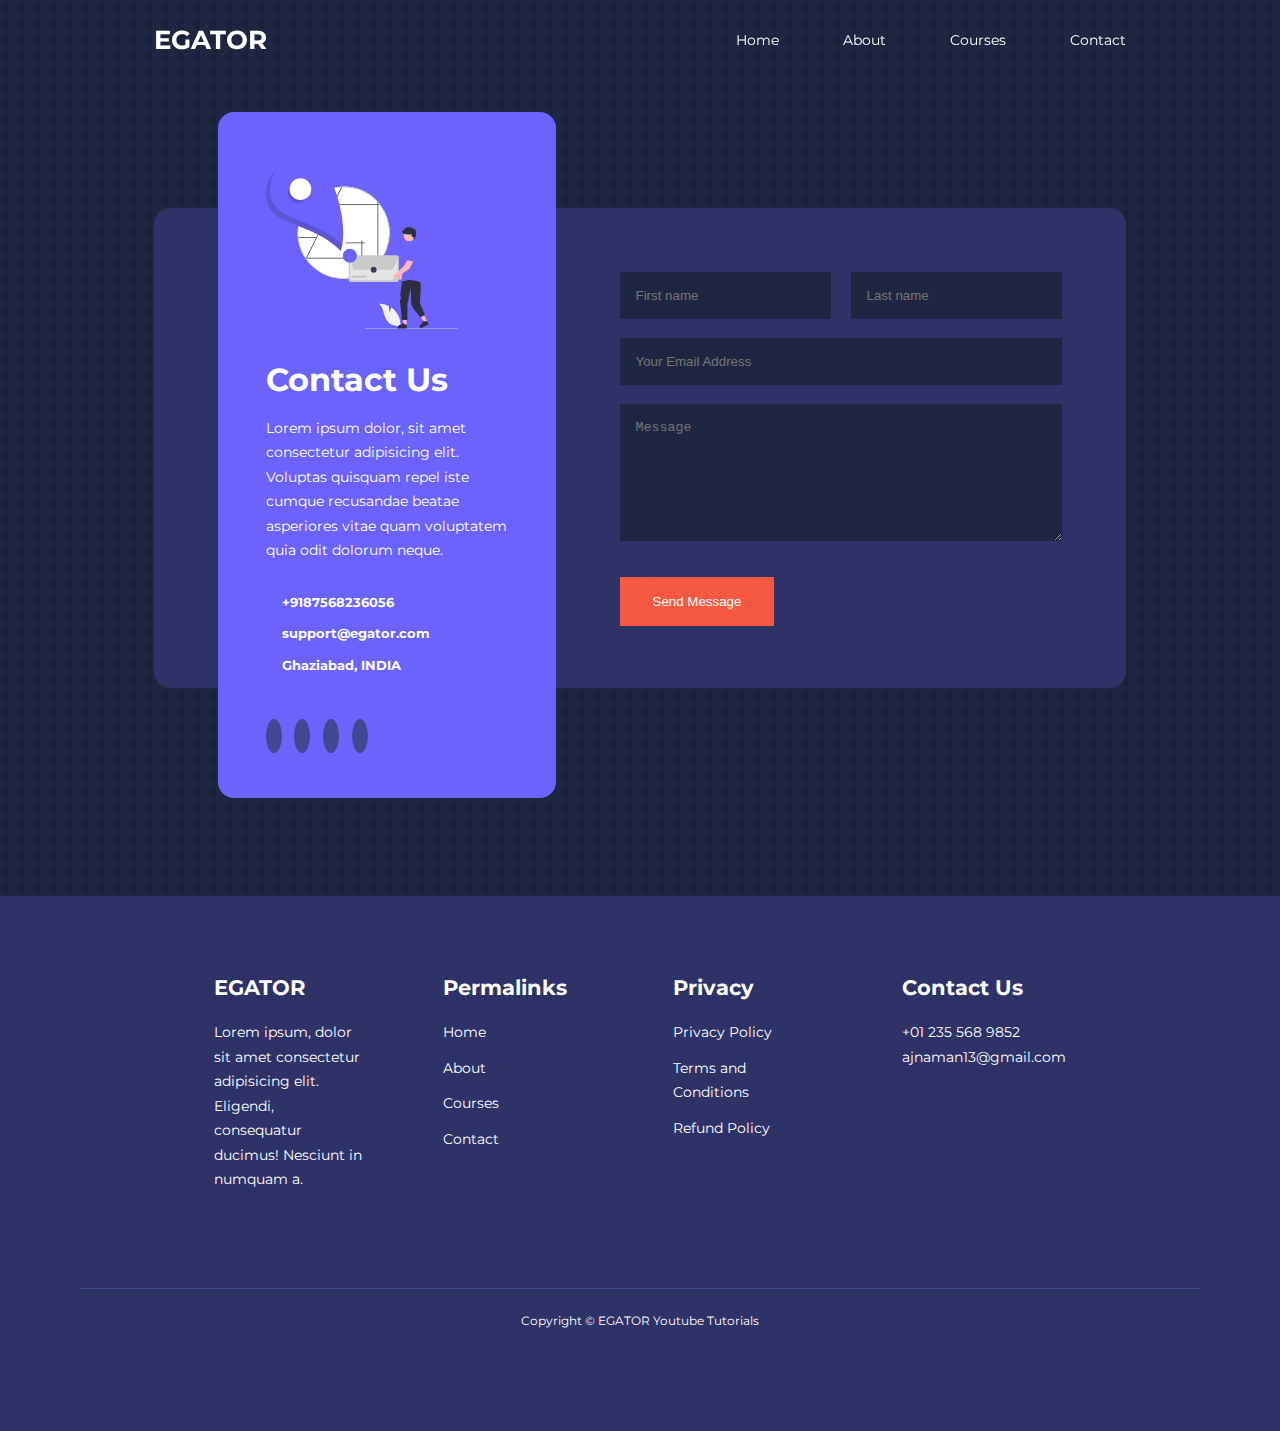
<file: new multiage website/contact.html>
<!DOCTYPE html>
<html lang="en">
<head>
    <meta charset="UTF-8">
    <meta name="viewport" content="width=device-width, initial-scale=1.0">
    <title>multipage website</title>
    
    <link rel="stylesheet" href="https://unicons.iconscout.com/release/v2.1.6/css/unicons.css">
    
    <!-- googgle font -->
    <link rel="preconnect" href="https://fonts.googleapis.com">
    <link rel="preconnect" href="https://fonts.gstatic.com" crossorigin>
    <link href="https://fonts.googleapis.com/css2?family=Montserrat:wght@300;400;500;600;700;800;900&display=swap" rel="stylesheet">
    
    <link rel="stylesheet" href="./css/style.css">
    <link rel="stylesheet" href="./css/contact.css">
    <style>
        body{
            background-image: url(./images/bg-texture.png);
        }
    </style>
</head>
<body>
    <nav>
        <div class="container nav_container">
            <a href="index.html"><H3>EGATOR</H3></a>
            <ul class="nav__menu">
                 <li><a href="index.html">Home</a></li> 
                <li><a href="about.html">About</a></li> 
                <li><a href="course.html">Courses</a></li> 
                <li><a href="contact.html">Contact</a></li>
            </ul>
            <button id="open-menu-btn"><i class="uil uil-bars"></i></button>
            <button id="close-menu-btn"><i class="uil uil-multiply"></i></button>
        </div>
    </nav>
<!-- ===========================END OF NAVBAR================ -->











<section class="contact">
    <div class="container contact_container">
        <aside class="contact_aside">
            <div class="aside_image">
                <img src="./images/contact.svg">
            </div>
            <h2>Contact Us</h2>
            <p>Lorem ipsum dolor, sit amet consectetur adipisicing elit. Voluptas quisquam repel iste cumque recusandae beatae asperiores vitae quam voluptatem quia odit dolorum neque.</p>
            <ul class="contact_details">
                <li>
                    <i class="uil uil-phone-times"></i>
                    <h5>+9187568236056</h5>
                </li>
                <li>
                    <i class="uil uil-envelope"></i>
                    <h5>support@egator.com</h5>
                </li>
                <li>
                    <i class="uil uil-location-point"></i>
                    <h5>Ghaziabad, INDIA</h5>
                </li>
            </ul>
            <ul class="contact_socials">
                <li><a href="https://facebook.com"><i class="uil uil-facebook-f"></i></a></li>
                <li><a href="https://instagram.com"><i class="uil uil-instagram"></i></a></li>
                <li><a href="https://uil-twitter.com"><i class="uil uil-twitter"></i></a></li>
                <li><a href="https://linkedin.com"><i class="uil uil-linkedin-alt"></i></a></li>
            </ul>
        </aside>



        <form action="https://formspree.io/f/mvojydgn" method="post" class="contact_form">
             <div class="form_name">
                <input type="text" name="First name" placeholder="First name" required>
                <input type="text" name="Last name" placeholder="Last name" required>
             </div>
             <input type="email" name="Email Address" placeholder="Your Email Address">
             <textarea name="Message"rows="7" placeholder="Message" required></textarea>
             <button type="submit" class="btn btn-primary">Send Message</button>
        </form>

    </div>

</section>







<!-- ===============================FOOTER===================== -->

<footer>
    <div class="container footer_container">
        <div class="footer_1">
            <a href="index.html" class="footer_logo"><h4>EGATOR</h4></a>
            <p>Lorem ipsum, dolor sit amet consectetur adipisicing elit. Eligendi, consequatur ducimus! Nesciunt in numquam a.</p>
        </div>

        <div class="footer_2">
            <h4>Permalinks</h4>
            <ul class="permalinks">
                <li><a href="index.html">Home</a></li>
                <li><a href="about.html">About</a></li>
                <li><a href="course.html">Courses</a></li>
                <li><a href="contact.html">Contact</a></li>
            </ul>
        </div>

        <div class="footer_3">
            <h4>Privacy</h4>
            <ul class="privacy">
                <li><a href="#">Privacy Policy</a></li>
                <li><a href="#">Terms and Conditions</a></li>
                <li><a href="#">Refund Policy</a></li>
            </ul>
        </div>

        <div class="footer_4">
            <h4>Contact Us</h4>
            <div>
                <p>+01 235 568 9852</p>
                <p>ajnaman13@gmail.com</p>
            </div>
            
            <ul class="footer_socials">
                <li>
                    <a href="#"><i class="uil uil-facebook"></i></a>
                </li>
                <li>
                    <a href="#"><i class="uil uil-instagram-alt"></i></a>
                </li>
                <li>
                    <a href="#"><i class="uil uil-twitter"></i></a>
                </li>
                <li>
                    <a href="#"><i class="uil uil-linkedin-alt"></i></a>
                </li>
            </ul>            
        </div>
    </div>
    <div class="footer_copyright">
        <small>Copyright &copy; EGATOR Youtube Tutorials</small>
    </div>
</footer>

<script src="main.js"></script>

</body>
</html>
</file>
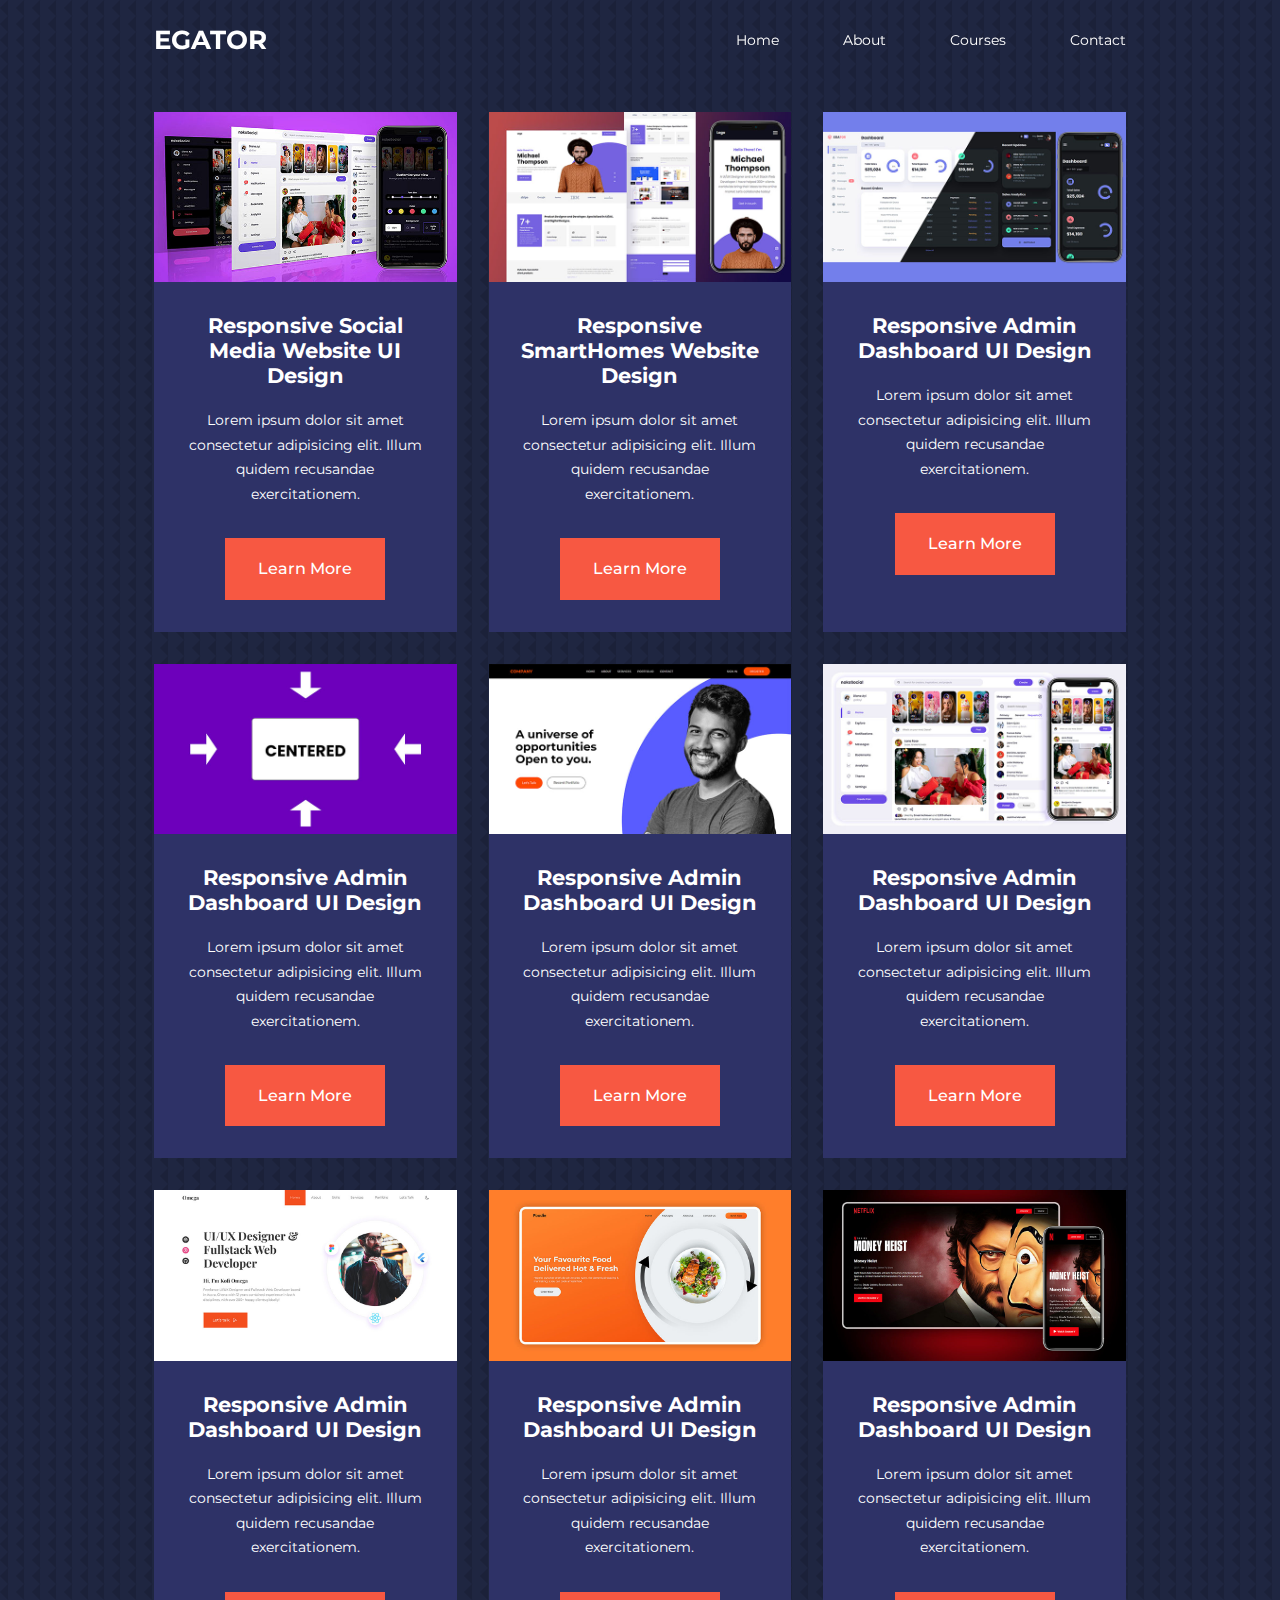
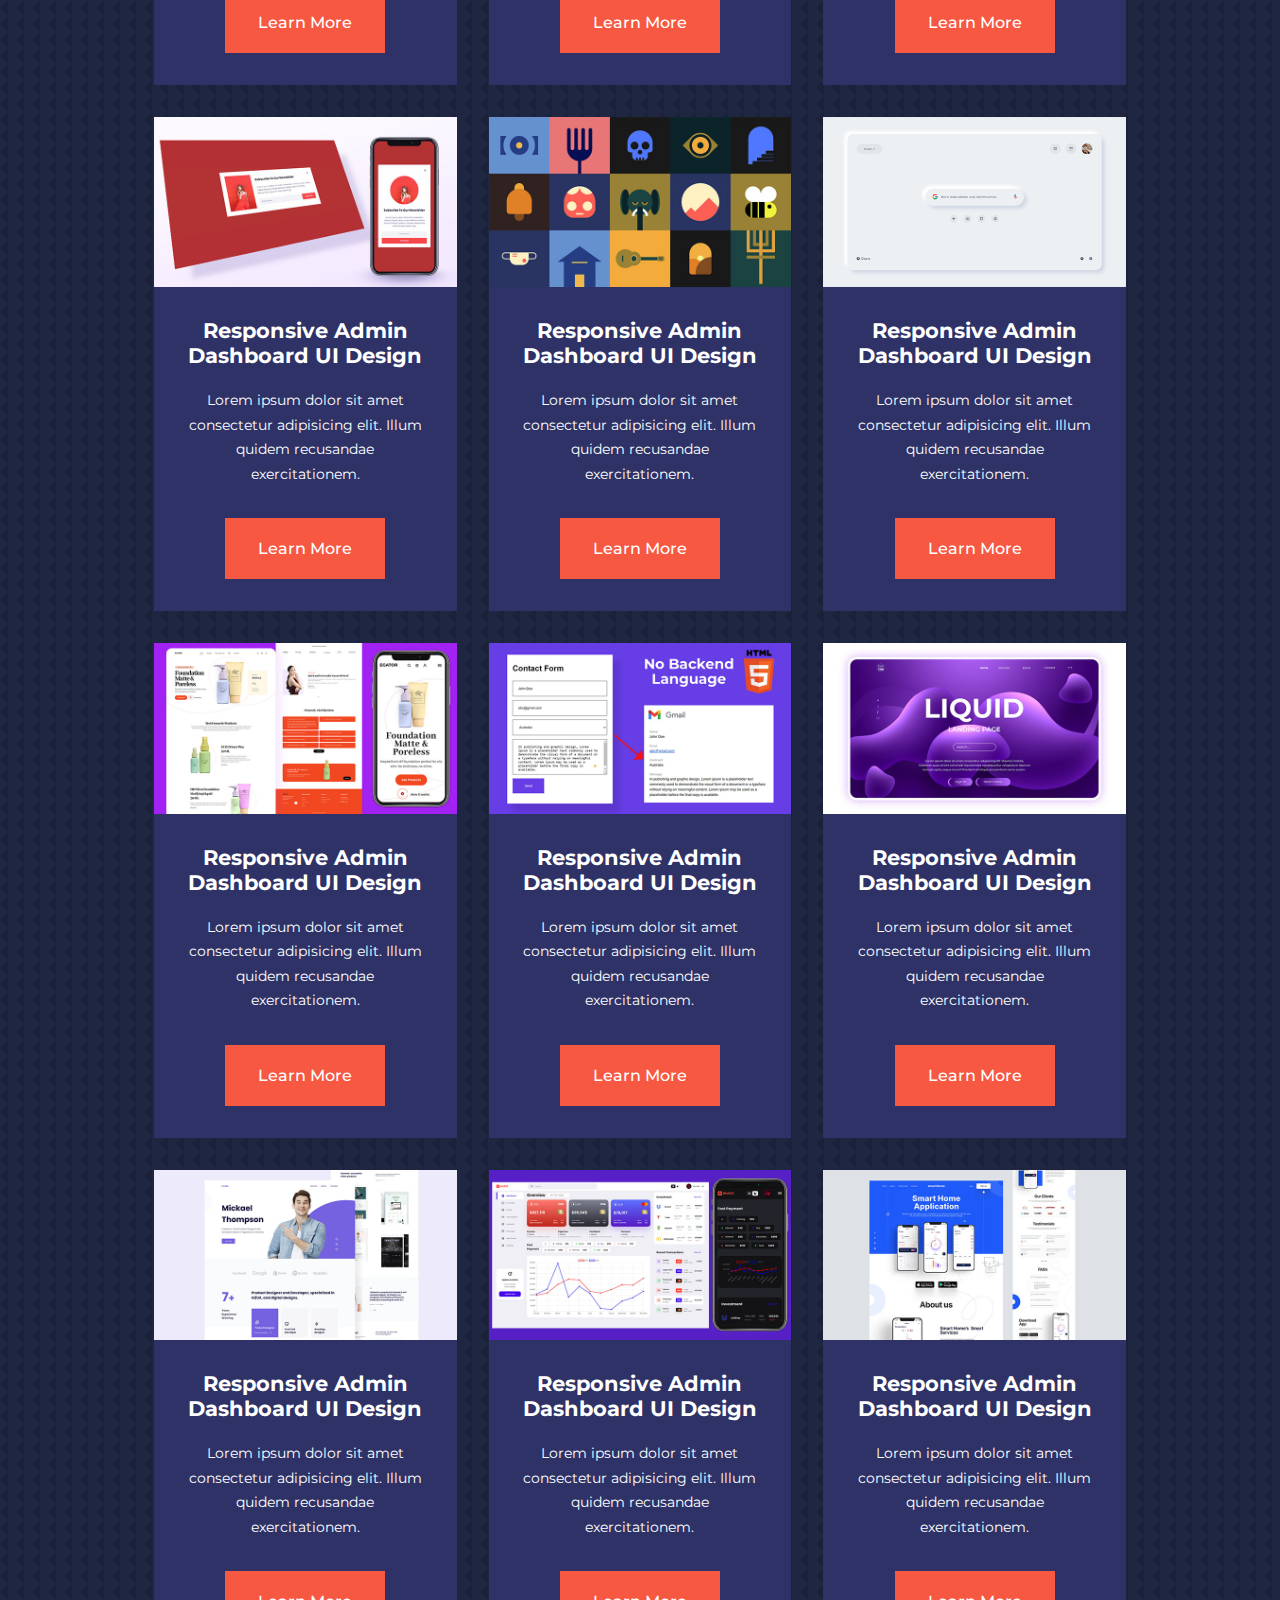
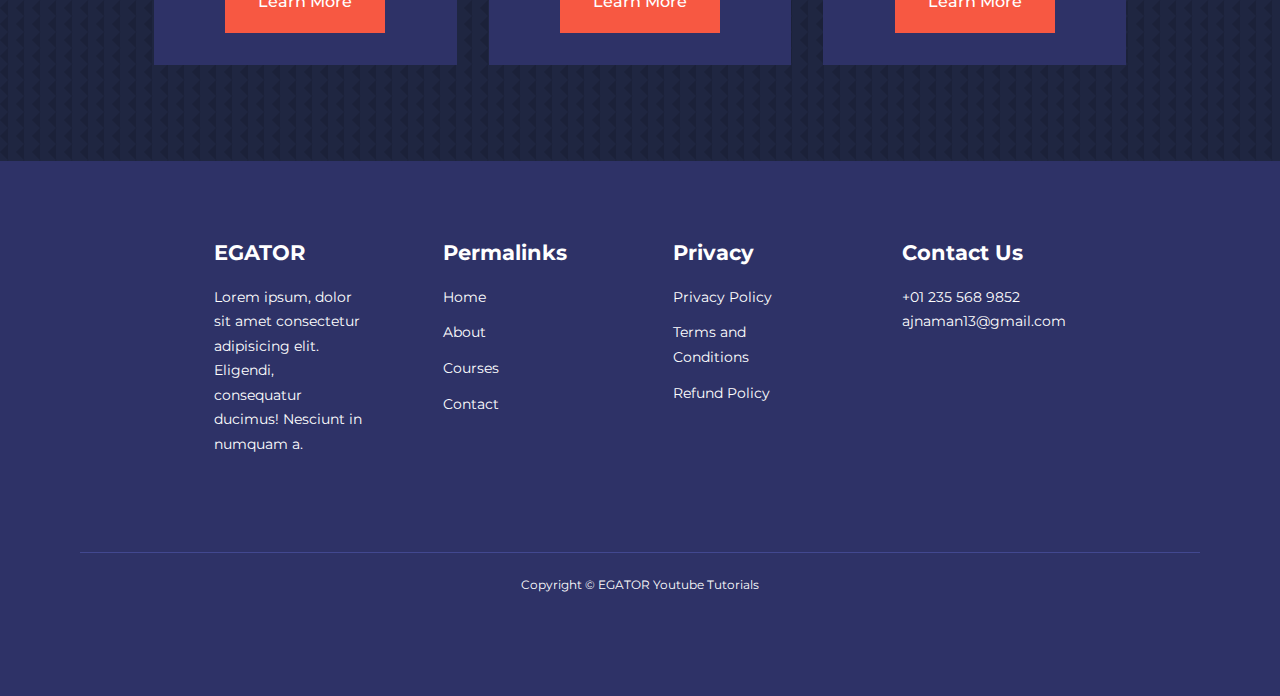
<file: new multiage website/course.html>
<!DOCTYPE html>
<html lang="en">
<head>
    <meta charset="UTF-8">
    <meta name="viewport" content="width=device-width, initial-scale=1.0">
    <title>multipage website</title>
    
    <link rel="stylesheet" href="https://unicons.iconscout.com/release/v2.1.6/css/unicons.css">
    
    <!-- googgle font -->
    <link rel="preconnect" href="https://fonts.googleapis.com">
    <link rel="preconnect" href="https://fonts.gstatic.com" crossorigin>
    <link href="https://fonts.googleapis.com/css2?family=Montserrat:wght@300;400;500;600;700;800;900&display=swap" rel="stylesheet">
    
    <link rel="stylesheet" href="./css/style.css">
    <link rel="stylesheet" href="./css/about.css">
    <style>
        .courses{
            margin-top: 1rem;
        }
    </style>
    <style>
        body{
            background-image: url(./images/bg-texture.png);
        }
    </style>

</head>
<body>
    <nav>
        <div class="container nav_container">
            <a href="index.html"><H3>EGATOR</H3></a>
            <ul class="nav__menu">
                 <li><a href="index.html">Home</a></li> 
                <li><a href="about.html">About</a></li> 
                <li><a href="course.html">Courses</a></li> 
                <li><a href="contact.html">Contact</a></li>
            </ul>
            <button id="open-menu-btn"><i class="uil uil-bars"></i></button>
            <button id="close-menu-btn"><i class="uil uil-multiply"></i></button>
        </div>
    </nav>
<!-- =================END OF NAV========================= -->









<section class="courses">
    
    <div class="container courses_container">


        <article class="course">
            <div class="course_image">
                <img src="./images/course1.jpg" alt="">
            </div>
            <div class="course_info">
                <h4>Responsive Social Media Website UI Design</h4>
                <p>
                    Lorem ipsum dolor sit amet consectetur adipisicing elit. Illum quidem recusandae exercitationem.
                </p>
                <a href="course.html" class="btn btn-primary">Learn More</a>
            </div>
        </article>


        <article class="course">
            <div class="course_image">
                <img src="./images/course2.jpg" alt="">
            </div>
            <div class="course_info">
                <h4>Responsive SmartHomes Website Design</h4>
                <p>
                    Lorem ipsum dolor sit amet consectetur adipisicing elit. Illum quidem recusandae exercitationem.
                </p>
                <a href="course.html" class="btn btn-primary">Learn More</a>
            </div>                
        </article>


        <article class="course">
            <div class="course_image">
                <img src="./images/course3.jpg" alt="">
            </div>
            <div class="course_info">
                <h4>Responsive Admin Dashboard UI Design</h4>
                <p>
                    Lorem ipsum dolor sit amet consectetur adipisicing elit. Illum quidem recusandae exercitationem.
                </p>
                <a href="course.html" class="btn btn-primary">Learn More</a>
            </div>                
        </article>
    


        <article class="course">
            <div class="course_image">
                <img src="./images/course4.jpg" alt="">
            </div>
            <div class="course_info">
                <h4>Responsive Admin Dashboard UI Design</h4>
                <p>
                    Lorem ipsum dolor sit amet consectetur adipisicing elit. Illum quidem recusandae exercitationem.
                </p>
                <a href="course.html" class="btn btn-primary">Learn More</a>
            </div>                
        </article>
    




        <article class="course">
            <div class="course_image">
                <img src="./images/course5.jpg" alt="">
            </div>
            <div class="course_info">
                <h4>Responsive Admin Dashboard UI Design</h4>
                <p>
                    Lorem ipsum dolor sit amet consectetur adipisicing elit. Illum quidem recusandae exercitationem.
                </p>
                <a href="course.html" class="btn btn-primary">Learn More</a>
            </div>                
        </article>
    




        <article class="course">
            <div class="course_image">
                <img src="./images/course6.jpg" alt="">
            </div>
            <div class="course_info">
                <h4>Responsive Admin Dashboard UI Design</h4>
                <p>
                    Lorem ipsum dolor sit amet consectetur adipisicing elit. Illum quidem recusandae exercitationem.
                </p>
                <a href="course.html" class="btn btn-primary">Learn More</a>
            </div>                
        </article>
    




        <article class="course">
            <div class="course_image">
                <img src="./images/course7.jpg" alt="">
            </div>
            <div class="course_info">
                <h4>Responsive Admin Dashboard UI Design</h4>
                <p>
                    Lorem ipsum dolor sit amet consectetur adipisicing elit. Illum quidem recusandae exercitationem.
                </p>
                <a href="course.html" class="btn btn-primary">Learn More</a>
            </div>                
        </article>
    




        <article class="course">
            <div class="course_image">
                <img src="./images/course8.jpg" alt="">
            </div>
            <div class="course_info">
                <h4>Responsive Admin Dashboard UI Design</h4>
                <p>
                    Lorem ipsum dolor sit amet consectetur adipisicing elit. Illum quidem recusandae exercitationem.
                </p>
                <a href="course.html" class="btn btn-primary">Learn More</a>
            </div>                
        </article>
    




        <article class="course">
            <div class="course_image">
                <img src="./images/course9.jpg" alt="">
            </div>
            <div class="course_info">
                <h4>Responsive Admin Dashboard UI Design</h4>
                <p>
                    Lorem ipsum dolor sit amet consectetur adipisicing elit. Illum quidem recusandae exercitationem.
                </p>
                <a href="course.html" class="btn btn-primary">Learn More</a>
            </div>                
        </article>
    




        <article class="course">
            <div class="course_image">
                <img src="./images/course10.jpg" alt="">
            </div>
            <div class="course_info">
                <h4>Responsive Admin Dashboard UI Design</h4>
                <p>
                    Lorem ipsum dolor sit amet consectetur adipisicing elit. Illum quidem recusandae exercitationem.
                </p>
                <a href="course.html" class="btn btn-primary">Learn More</a>
            </div>                
        </article>
    




        <article class="course">
            <div class="course_image">
                <img src="./images/course11.jpg" alt="">
            </div>
            <div class="course_info">
                <h4>Responsive Admin Dashboard UI Design</h4>
                <p>
                    Lorem ipsum dolor sit amet consectetur adipisicing elit. Illum quidem recusandae exercitationem.
                </p>
                <a href="course.html" class="btn btn-primary">Learn More</a>
            </div>                
        </article>
    




        <article class="course">
            <div class="course_image">
                <img src="./images/course12.jpg" alt="">
            </div>
            <div class="course_info">
                <h4>Responsive Admin Dashboard UI Design</h4>
                <p>
                    Lorem ipsum dolor sit amet consectetur adipisicing elit. Illum quidem recusandae exercitationem.
                </p>
                <a href="course.html" class="btn btn-primary">Learn More</a>
            </div>                
        </article>
    




        <article class="course">
            <div class="course_image">
                <img src="./images/course13.jpg" alt="">
            </div>
            <div class="course_info">
                <h4>Responsive Admin Dashboard UI Design</h4>
                <p>
                    Lorem ipsum dolor sit amet consectetur adipisicing elit. Illum quidem recusandae exercitationem.
                </p>
                <a href="course.html" class="btn btn-primary">Learn More</a>
            </div>                
        </article>
    




        <article class="course">
            <div class="course_image">
                <img src="./images/course14.jpg" alt="">
            </div>
            <div class="course_info">
                <h4>Responsive Admin Dashboard UI Design</h4>
                <p>
                    Lorem ipsum dolor sit amet consectetur adipisicing elit. Illum quidem recusandae exercitationem.
                </p>
                <a href="course.html" class="btn btn-primary">Learn More</a>
            </div>                
        </article>
    




        <article class="course">
            <div class="course_image">
                <img src="./images/course15.jpg" alt="">
            </div>
            <div class="course_info">
                <h4>Responsive Admin Dashboard UI Design</h4>
                <p>
                    Lorem ipsum dolor sit amet consectetur adipisicing elit. Illum quidem recusandae exercitationem.
                </p>
                <a href="course.html" class="btn btn-primary">Learn More</a>
            </div>                
        </article>
    




        <article class="course">
            <div class="course_image">
                <img src="./images/course16.jpg" alt="">
            </div>
            <div class="course_info">
                <h4>Responsive Admin Dashboard UI Design</h4>
                <p>
                    Lorem ipsum dolor sit amet consectetur adipisicing elit. Illum quidem recusandae exercitationem.
                </p>
                <a href="course.html" class="btn btn-primary">Learn More</a>
            </div>                
        </article>
    




        <article class="course">
            <div class="course_image">
                <img src="./images/course17.jpg" alt="">
            </div>
            <div class="course_info">
                <h4>Responsive Admin Dashboard UI Design</h4>
                <p>
                    Lorem ipsum dolor sit amet consectetur adipisicing elit. Illum quidem recusandae exercitationem.
                </p>
                <a href="course.html" class="btn btn-primary">Learn More</a>
            </div>                
        </article>
    


        <article class="course">
            <div class="course_image">
                <img src="./images/course18.jpg" alt="">
            </div>
            <div class="course_info">
                <h4>Responsive Admin Dashboard UI Design</h4>
                <p>
                    Lorem ipsum dolor sit amet consectetur adipisicing elit. Illum quidem recusandae exercitationem.
                </p>
                <a href="course.html" class="btn btn-primary">Learn More</a>
            </div>                
        </article>

        
    </div>
</section>


<!-- ==========END OF COURSES========= -->











    <!-- ==========================FOOTER=================== -->

    <footer>
        <div class="container footer_container">
            <div class="footer_1">
                <a href="index.html" class="footer_logo"><h4>EGATOR</h4></a>
                <p>Lorem ipsum, dolor sit amet consectetur adipisicing elit. Eligendi, consequatur ducimus! Nesciunt in numquam a.</p>
            </div>

            <div class="footer_2">
                <h4>Permalinks</h4>
                <ul class="permalinks">
                    <li><a href="index.html">Home</a></li>
                    <li><a href="about.html">About</a></li>
                    <li><a href="course.html">Courses</a></li>
                    <li><a href="contact.html">Contact</a></li>
                </ul>
            </div>

            <div class="footer_3">
                <h4>Privacy</h4>
                <ul class="privacy">
                    <li><a href="#">Privacy Policy</a></li>
                    <li><a href="#">Terms and Conditions</a></li>
                    <li><a href="#">Refund Policy</a></li>
                </ul>
            </div>

            <div class="footer_4">
                <h4>Contact Us</h4>
                <div>
                    <p>+01 235 568 9852</p>
                    <p>ajnaman13@gmail.com</p>
                </div>
                
                <ul class="footer_socials">
                    <li>
                        <a href="#"><i class="uil uil-facebook"></i></a>
                    </li>
                    <li>
                        <a href="#"><i class="uil uil-instagram-alt"></i></a>
                    </li>
                    <li>
                        <a href="#"><i class="uil uil-twitter"></i></a>
                    </li>
                    <li>
                        <a href="#"><i class="uil uil-linkedin-alt"></i></a>
                    </li>
                </ul>            
            </div>
        </div>
        <div class="footer_copyright">
            <small>Copyright &copy; EGATOR Youtube Tutorials</small>
        </div>
    </footer>

    <script src="main.js"></script>

</body>
</html>
</file>
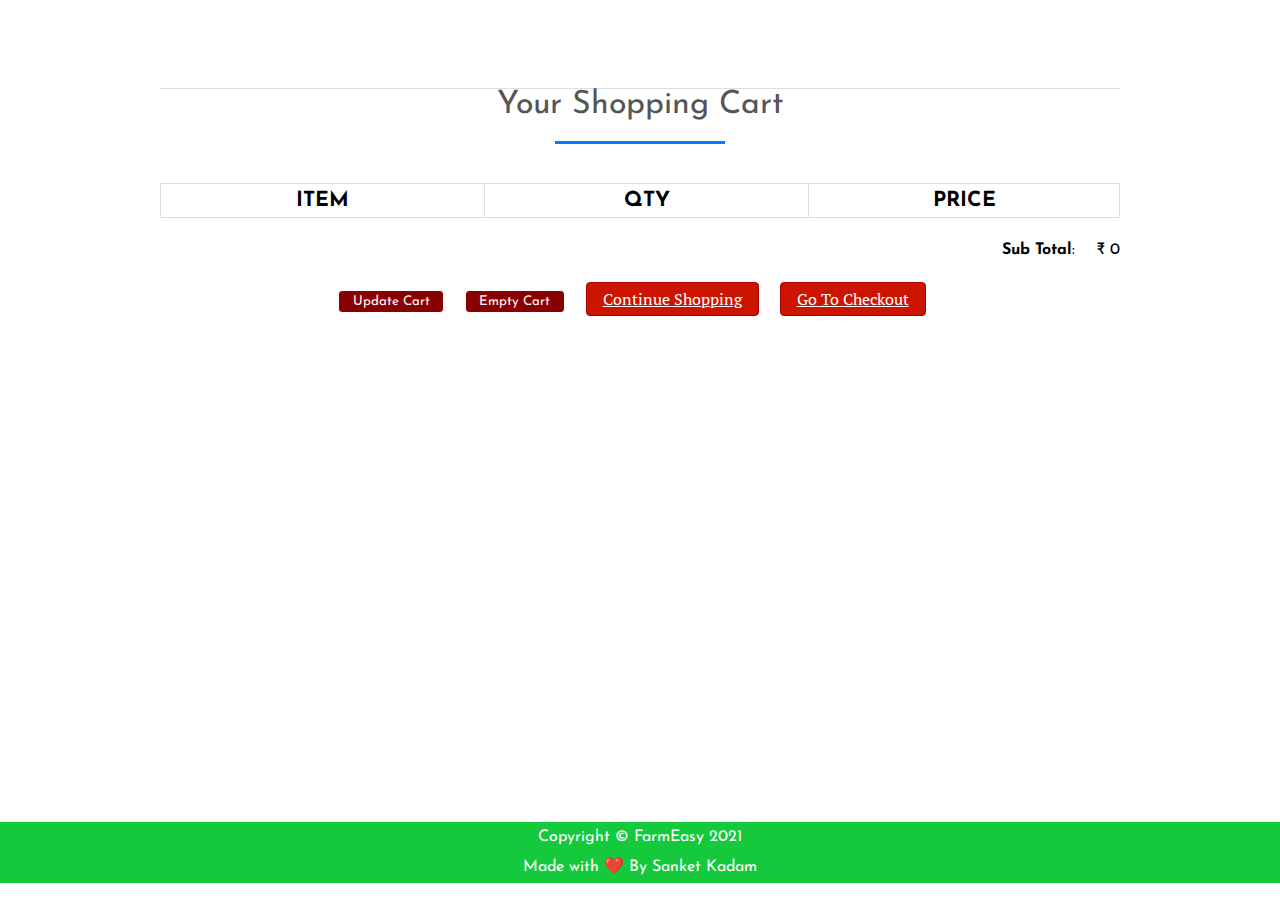
<file: SMART FARMER MINI PROJECT/cart.html>
<!DOCTYPE html>
<html>
<head>
<title>Your Shopping Cart</title>
<meta charset="utf-8" />
<link rel="stylesheet" href="style.css" media="screen" type="text/css" />
<script type="text/javascript" src="https://ajax.googleapis.com/ajax/libs/jquery/2.0.3/jquery.min.js"></script>
<script type="text/javascript" src="js/jquery.store.js"></script>
<script type="text/javascript"
		src="https://stackpath.bootstrapcdn.com/bootstrap/4.4.1/js/bootstrap.min.js"></script>
</head>

<body id="cart-page">

<div id="site" class="cartcontent">
	<header id="masthead">
	</header>
	<div id="content">
		<h1>Your Shopping Cart</h1>
		<form id="shopping-cart" action="cart.html" >
			<table class="shopping-cart">
			  <thead>
				<tr>
					<th scope="col">Item</th>
					<th scope="col">Qty</th>
					<th scope="col" colspan="2">Price</th>
				</tr>
			  </thead>
			  <tbody>
			  
			  </tbody>
			</table>
			<p id="sub-total">
				<strong>Sub Total</strong>: <span id="stotal"></span>
			</p>
			<ul id="shopping-cart-actions">
				<li>
					<input type="submit" name="update" id="update-cart" class="btn" value="Update Cart" />
				</li>
				<li>
					<input type="submit" name="delete" id="empty-cart" class="btn" value="Empty Cart" />
				</li>
				<li>
					<a href="index.html" class="btn">Continue Shopping</a>
				</li>
				<li>
					<a href="checkout.html" class="btn">Go To Checkout</a>
				</li>
			</ul>
		</form>
	</div>
	
	

</div>

<footer id="site-info">
		Copyright &copy; FarmEasy 2021 <br> Made with &#10084;&#65039; By Sanket Kadam
	</footer>

</body>
</html>
</file>
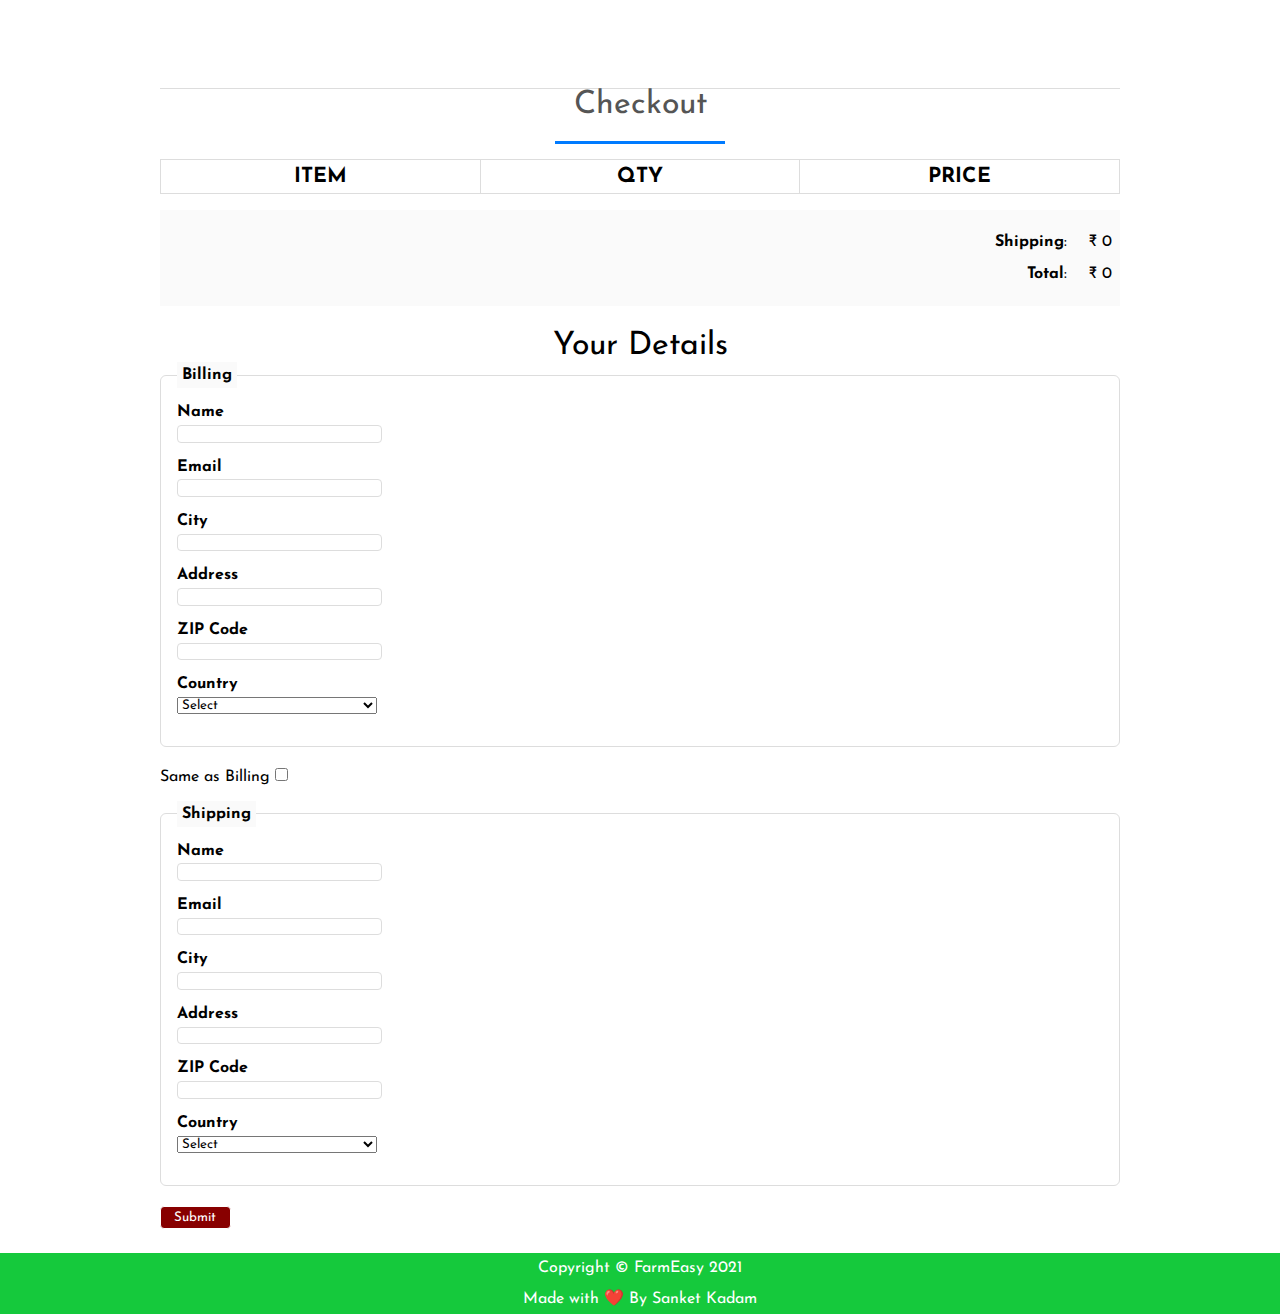
<file: SMART FARMER MINI PROJECT/checkout.html>
<!DOCTYPE html>
<html>
<head>
<title>Checkout</title>
<meta charset="utf-8" />
<link rel="stylesheet" href="style.css" media="screen" type="text/css" />
<script type="text/javascript" src="https://ajax.googleapis.com/ajax/libs/jquery/2.0.3/jquery.min.js"></script>
<script type="text/javascript" src="js/jquery.store.js"></script>
<script type="text/javascript"
		src="https://stackpath.bootstrapcdn.com/bootstrap/4.4.1/js/bootstrap.min.js"></script>
</head>

<body id="checkout-page">

<div id="site">
	<header id="masthead">
	</header>
	<div id="content">
		<h1>Checkout</h1>
			<table id="checkout-cart" class="shopping-cart">
			  <thead>
				<tr>
					<th scope="col">Item</th>
					<th scope="col">Qty</th>
					<th scope="col">Price</th>
				</tr>
			  </thead>
			  <tbody>
			  
			  </tbody>
			</table>
		 <div id="pricing">
			
			<p id="shipping">
				<strong>Shipping</strong>: <span id="sshipping"></span>
			</p>
			
			<p id="sub-total">
				<strong>Total</strong>: <span id="stotal"></span>
			</p>
		 </div>
		 
		 <form action="order.html" id="checkout-order-form">
		 	<h2>Your Details</h2>
		 	
		 	<fieldset id="fieldset-billing">
		 		<legend>Billing</legend>
		 		<div>
		 			<label for="name">Name</label>
		 			<input type="text" name="name" id="name" data-type="string" data-message="This field cannot be empty" />
		 		</div>
		 		<div>
		 			<label for="email">Email</label>
		 			<input type="text" name="email" id="email" data-type="string" data-message="Not a valid email address" />
		 		</div>
		 		<div>
		 			<label for="city">City</label>
		 			<input type="text" name="city" id="city" data-type="string" data-message="This field cannot be empty" />
		 		</div>
		 		<div>
		 			<label for="address">Address</label>
		 			<input type="text" name="address" id="address" data-type="string" data-message="This field cannot be empty" />
		 		</div>
		 		<div>
		 			<label for="zip">ZIP Code</label>
		 			<input type="text" name="zip" id="zip" data-type="string" data-message="This field cannot be empty" />
		 		</div>
		 		<div>
		 			<label for="country">Country</label>
		 			<select name="country" id="country" data-type="string" data-message="This field cannot be empty">
		 				<option value="">Select</option>
		 				<option value="De">Denmark</option>
		 				<option value="IN">India</option>
		 			</select>
		 		</div>
		 	</fieldset>
		 	
		 	<div id="shipping-same">Same as Billing <input type="checkbox" id="same-as-billing" value=""/></div>
		 	
		 	<fieldset id="fieldset-shipping">
		 		
		 		<legend>Shipping</legend>
		 		
		 		<div>
		 			<label for="sname">Name</label>
		 			<input type="text" name="sname" id="sname" data-type="string" data-message="This field cannot be empty" />
		 		</div>
		 		<div>
		 			<label for="semail">Email</label>
		 			<input type="text" name="semail" id="semail" data-type="expression" data-message="Not a valid email address" />
		 		</div>
		 		<div>
		 			<label for="scity">City</label>
		 			<input type="text" name="scity" id="scity" data-type="string" data-message="This field cannot be empty" />
		 		</div>
		 		<div>
		 			<label for="saddress">Address</label>
		 			<input type="text" name="saddress" id="saddress" data-type="string" data-message="This field cannot be empty" />
		 		</div>
		 		<div>
		 			<label for="szip">ZIP Code</label>
		 			<input type="text" name="szip" id="szip" data-type="string" data-message="This field cannot be empty" />
		 		</div>
		 		<div>
		 			<label for="scountry">Country</label>
		 			<select name="scountry" id="scountry" data-type="string" data-message="This field cannot be empty">
		 				<option value="">Select</option>
		 				<option value="De">Denmark</option>
		 				<option value="IN">India</option>
		 			</select>
		 		</div>
		 	</fieldset>
		 	
		 	<p><input type="submit" id="submit-order" value="Submit" class="btn" /></p>
		 
		 </form>
	</div>
	
	

</div>

<footer id="site-info">
		Copyright &copy; FarmEasy 2021 <br> Made with &#10084;&#65039; By Sanket Kadam
	</footer>

</body>
</html>
</file>
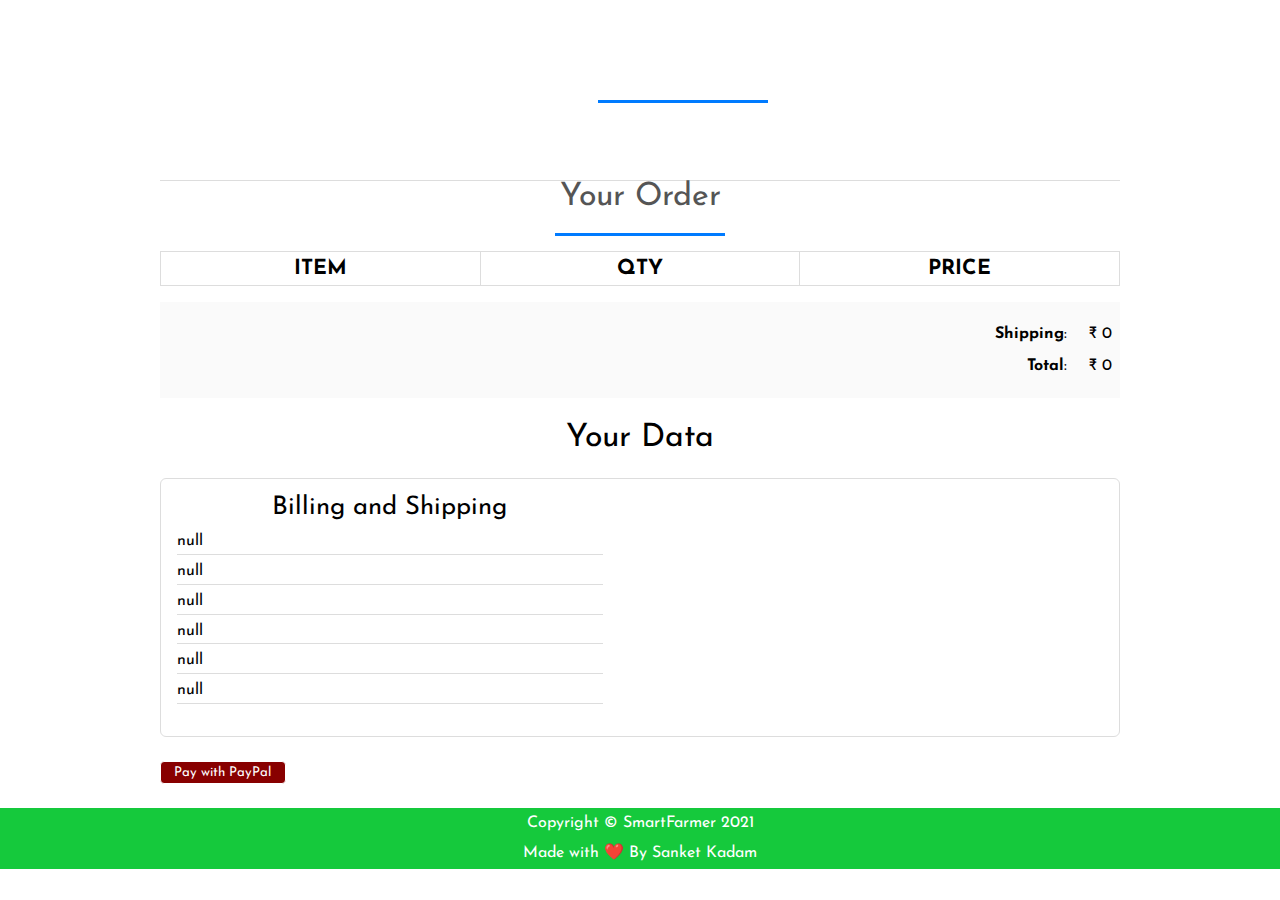
<file: SMART FARMER MINI PROJECT/order.html>
<!DOCTYPE html>
<html>
<head>
<title>Your Order</title>
<meta charset="utf-8" />
<link rel="stylesheet" href="style.css" media="screen" type="text/css" />
<script type="text/javascript" src="https://ajax.googleapis.com/ajax/libs/jquery/2.0.3/jquery.min.js"></script>
<script type="text/javascript" src="js/jquery.store.js"></script>
<script type="text/javascript"
		src="https://stackpath.bootstrapcdn.com/bootstrap/4.4.1/js/bootstrap.min.js"></script>
</head>

<body id="checkout-page">

<div id="site">
	<header id="masthead">
		<h1></h1>
	</header>
	<div id="content">
		<h1>Your Order</h1>
			<table id="checkout-cart" class="shopping-cart">
			  <thead>
				<tr>
					<th scope="col">Item</th>
					<th scope="col">Qty</th>
					<th scope="col">Price</th>
				</tr>
			  </thead>
			  <tbody>
			  
			  </tbody>
			</table>
		 <div id="pricing">
			
			<p id="shipping">
				<strong>Shipping</strong>: <span id="sshipping"></span>
			</p>
			
			<p id="sub-total">
				<strong>Total</strong>: <span id="stotal"></span>
			</p>
		 </div>
		 
		 <div id="user-details">
		 	<h2>Your Data</h2>
		 	<div id="user-details-content"></div>
		 </div>
		 
		 
		 
		 
<form id="paypal-form" action="" method="post">
	<input type="hidden" name="cmd" value="_cart" />
	<input type="hidden" name="upload" value="1" />
	<input type="hidden" name="business" value="" />
        
	<input type="hidden" name="currency_code" value="" />
	<input type="submit" id="paypal-btn" class="btn" value="Pay with PayPal" />
</form>
		 
		 
	</div>
	
	

</div>

<footer id="site-info">
		Copyright &copy; SmartFarmer 2021 <br> Made with &#10084;&#65039; By Sanket Kadam
	</footer>

</body>
</html>
</file>
<file: styles.css>
body {
    font-family: Arial, sans-serif;
    margin: 0;
    padding: 0;
    line-height: 1.6;
    color: #333;
    background-color: #f5f5f5;
}

header {
    background: #333;
    color: white;
    padding: 10px 0;
    position: fixed;
    width: 100%;
    top: 0;
    z-index: 1000;
}

nav ul {
    list-style: none;
    display: flex;
    justify-content: center;
    padding: 0;
    margin: 0;
}

nav ul li {
    margin: 0 15px;
}

nav ul li a {
    color: white;
    text-decoration: none;
    font-weight: bold;
}

section {
    padding: 50px 20px;
    text-align: center;
    background: white;
    margin: 10px 0;
}

#home {
    background: #f0f0f0;
}

#home .home-content {
    max-width: 600px;
    margin: auto;
}

#home .profile-photo {
    max-width: 150px;
    border-radius: 50%;
    margin-top: 20px;
}

#home .download-resume {
    display: inline-block;
    margin-top: 20px;
    padding: 10px 20px;
    background: #333;
    color: white;
    text-decoration: none;
    border-radius: 5px;
}

#projects .project {
    margin: 20px auto;
    max-width: 400px;
    text-align: left;
    padding: 20px;
    background: #f9f9f9;
    border: 1px solid #ddd;
    border-radius: 5px;
    
}

#projects .project img {
    width: 80px;
    height: 80px;
    border-radius: 5px;
}

#projects #projectproject .project:hover{
    transform: scale(1.05);
    box-shadow: #333;
    border-radius: 15px;
}


footer {
    background: #333;
    color: white;
    text-align: center;
    padding: 10px 0;
    position: fixed;
    width: 100%;
    bottom: 0;
}

.divv{
    padding: 2rem;
}

 h2{
    text-decoration: underline;
}

#projectproject{
    display: grid;
    grid-template-columns: 1fr 1fr 1fr;
    grid-gap: 2rem;

}
</file>
<file: new multiage website/css/style.css>
*{
    margin: 0;
    padding: 0;
    border: 0;
    outline: 0;
    text-decoration: none;
    list-style: none;
    box-sizing: border-box;
}

:root{
    --color-primary: #6c63ff;
    --color-success: #00bf8e;
    --color-warning: #f7c94b;
    --color-danger: #f75842;
    --color-danger-variant: rgba(195, 44, 30, 0.5);
    --color-white: #fff;
    --color-light: rgba(255,255,255,0.7);
    --color-black: #000;
    --color-bg: #1f2641;
    --color-bg1: #2e3267;    
    --color-bg2: #424890;

    --container-width-lg: 76%;
    --container-width-md: 90%;  
    --container-width-sm: 94%;

    --transition: all 400ms ease;
}

body{
    font-family: 'Montserrat', sans-serif;
    line-height: 1.7;
    color: var(--color-white);
    background: var(--color-bg);
}

.container{
    width: var(--container-width-lg);
    margin: 0 auto;

}

section{
    padding: 6rem 0;
}

section h2{
    text-align: center;
    margin-bottom: 4rem;
}
h1,h2,h3,h4,h5{
    line-height: 1.2;
}
h1{
    font-size: 2.4rem;
}
h2{
    font-size: 2rem;
}
h3{
    font-size: 1.6rem;
}
h4{
    font-size: 1.3rem;
}

a{
    color: var(--container-width-md);
}

img{
    width: 100%;
    display: block;
    object-fit: cover;
}

.btn{
    display: inline-block;
    background: var(--color-white);
    color: var(--color-black);
    padding: 1rem 2rem;
    border: 1px solid transparent;
    font-weight: 500;
    transition: var(--transition);
}

.btn:hover{
    background: transparent;
    color: var(--color-white);
    border-color: var(--color-white);
}

.btn-primary{
    
    background: var(--color-danger);
    color: var(--color-white);
}

/* ====================NAVBAR===================== */
nav{
    background: transparent;
    width: 100vw;
    height: 5rem;   /* 5times 16 px= 80px */
    position: fixed;
    top: 0;
    z-index: 11;
}

/* change navbar style using js while scrolling */

.window-scroll{
    background: var(--color-primary);
    box-shadow: 0 1rem 2rem rgba(0, 0, 0, 0.2);
}

.nav_container{
    height: 100%;
    display: flex;
    justify-content: space-between;
    align-items: center;
}
nav button{
    display: none;
}

.nav__menu{
    display: flex;
    align-items: center;
    gap: 4rem;
}
.nav__menu a{
    font-size: 0.9rem;
    transition: all 500ms ease;
}
.nav__menu a:hover{
    color: var(--color-bg2);
}


/* ==================== NAVBAR CSS ENDS ================== */



/* ==================== HEADER CSS STARTS ================== */

header{
    position: relative;
    top: 5rem;
    overflow: hidden;
    height: 70vh;
    margin-bottom: 5rem;

}

.header_container{
    display: grid;
    grid-template-columns: 1fr 1fr;
    align-items: center;
    gap: 5rem;
    height: 100%;
}

.header_left {
    margin: 1rem 0 2.5rem;
}


/* ====================CATEGORIES==================== */


.categories{
    background: var(--color-bg1);
    height: 32rem;
}

.categories h1{
    line-height: 1;
    margin-bottom: 3rem;
}

.categories-container{
    display: grid;
    grid-template-columns: 40% 60%;
    gap: 2rem;
}

.categories_left{
    margin-right: 2rem;
}

.categories_left p{
    margin: 1rem 0 3rem;
    
}

.categories_right{
    display: grid;
    grid-template-columns: repeat(3, 1fr);
    gap: 1.5rem;
}

.category{
    background: var(--color-bg2);
    padding: 2rem;
    border-radius: 2rem;
    transition: var(--transition);    
}

.category:hover{
    box-shadow: 0 3rem 3rem rgba(0, 0, 0, 0.3);
    z-index: 1;
}

.category:nth-child(2) .category_icon{
    background: var(--color-danger);
}
.category:nth-child(3) .category_icon{
    background: var(--color-success);
}
.category:nth-child(4) .category_icon{
    background: var(--color-warning);
}
.category:nth-child(5) .category_icon{
    background: var(--color-success);
}

.category_icon{
    background: var(--color-primary);
    padding: 0.7rem;
    border-radius: 0.9rem;
}

.category h5{
    margin: 2rem 0 1rem;

}

.category {
    font-size: 0.85rem;
}




/* ===================POPULAR COURSES=================== */

.courses{
    margin-top: 10rem;

}

.courses_container{
    display: grid;
    grid-template-columns: repeat(3,1fr);
    gap: 2rem;
}

.course{
    background: var(--color-bg1);
    text-align: center;
    border: 1x soild transparent;
    transition: var(--transition);    
}

.course:hover {
    background: transparent;
    border-color: var(--color-primary);
} 

.course_info{
    padding: 2rem;
}
.course_info p{
    margin: 1.2rem 0 2rem;
    font-size: 0.9rem;
}

/* ======================FAQS================ */

.faqs{
    background: var(--color-bg1);
    box-shadow: inset 0 0 3rem rgba(0, 0, 0, 0.5);
}

.faqs_container
{
    display: grid;
    grid-template-columns: 1fr 1fr;
    gap: 1rem;
}

.faq{
    padding: 2rem;
    display: flex;
    align-items: center;
    gap: 1rem;
    height: fit-content;
    background: var(--color-primary);
    cursor: pointer;
}

.faq h4{
    font-size: 1rem;
    line-height: 2.2;
}

.faq_icon{
    align-self: flex-start;
    font-size: 1.2rem;
}

.faq p{
    margin-top: 0.8rem;
    display: none;
}

.faq.open p{
    display: block;
}


/* ====================TESTIMONILS====================== */

.testimonials_container{
    overflow-x: hidden;
    position: relative;
    margin-bottom: 5rem;
}

.testiminial{
    padding: 2rem;
}
.avatar{
    width: 6rem;
    height: 6rem;
    border-radius: 50%;
    overflow: hidden;
    margin: 0 auto 1rem;
    border: 1rem solid var(--color-bg1);
}

.testimonial_info{
    text-align: center;
}
.testimonial_body{
    background: var(--color-primary);
    padding: 2rem;
    margin-top: 3rem;
    position: relative;
}

.testimonial_body::before{
    content: "";
    display: block;
    background: linear-gradient(
        135deg,
        transparent, 
        var(--color-primary),
        var(--color-primary) ,
        var(--color-primary)
      );
    width: 3rem;
    height: 3rem;
    position: absolute;
    left: 47%;
    top: -1.5rem;
    transform: rotate(45deg);
}

/* =========================FOOTER======================= */

footer{
    background: var(--color-bg1);
    padding: 5rem;
    font-size: 0.9rem;
}

.footer_container{
    display: grid;
    grid-template-columns: repeat(4 , 1fr);
    gap: 5rem;
}

.footer_container > div h4{
    margin-bottom: 1.2rem;
}

.footer_1 p{
    margin: 0 0 2rem;
}

footer ul li{
    margin-bottom: 0.7rem;
}
footer ul li a:hover{
    text-decoration: underline;
}

.footer_socials{
    display: flex;
    gap: 1rem;
    font-size: 1.2rem;
    margin-top: 2rem;
}
.footer_copyright{
    text-align: center;
    margin-top: 4rem;
    padding: 1.2rem 0;
    border-top: 1px solid var(--color-bg2);
}


/*===============MEDIA QUERY(TABLETS)====================*/

@media screen and (max-width: 1024px){
    .container{
        width: var(--container-width-md);
    }
    h1{
        font-size: 2.2rem;
    }
    h2{
        font-size: 1.7rem;
    }
    h3{
        font-size: 1.4rem;
    }
    h4{
        font-size: 1.2rem;
    }
    
    /* =====================navbar============== */
    
    nav button{
        display: inline-block;
        background: transparent;
        font-size: 1.8rem;
        color: var(--color-white);
        cursor: pointer;
    }

    nav button#close-menu-btn{
        display: none;
    }

    .nav__menu{
        position: fixed;
        top: 5rem;
        right: 5%;
        height: fit-content;
        width: 18rem;
        flex-direction: column;
        gap: 0;
        display: none;
    }

    .nav__menu li{
        width: 100%;
        height: 5.8rem;
        animation: animateNavitems 0.4s linear forwards;  
        transform-origin: top right;
        opacity: 0;
    }
    .nav__menu li:nth-child(2){
        animation-delay: 0.2s;
    }
    .nav__menu li:nth-child(3){
        animation-delay: 0.4s;
    }
    .nav__menu li:nth-child(4){
        animation-delay: 0.6s;
    }

    @keyframes animateNavitems {
        0%{
            transform: rotateZ(-90deg) rotateX(90deg) scale(0.1);
        }   
        100%{
            transform: rotateZ(0) rotateX(0) scale(1);
            opacity: 1;
        }     
    }

    .nav__menu li a{
        background: var(--color-primary);
        box-shadow: -4rem 6rem 10rem rgba(0, 0, 0, 0.6);
        width: 100%;
        height: 100%;
        display: grid;
        place-items: center;
    }

    .nav__menu li a:hover{
        background: var(--color-bg2);
        color: var(--color-white);
    }

    /* ============================HEADER========================== */

    header{
        height: 52vh;
        margin-bottom: 4rem;
    }
    .header_container{
        gap: 0;
        padding-bottom: 3rem; 
    }

    /* ==========CATEGORY============= */

    .categories{
        height: fit-content;  /*auto can also be used instead*/
    }
    .categories-container{
        grid-template-columns: 1fr;
        gap: 3rem;        
    }
    .categories_left{
        margin-right: 0;
    }

    /* ==========POPULAR COURSES============= */

    .courses{
    margin-top: 0;
    }

    .courses_container{
    grid-template-columns: 1fr 1fr;
    }

    /* ==========FAQS============= */

    .faqs_container{
        grid-template-columns: 1fr;
    }
    .faq{
        padding: 1.5rem;
    }

    /* ================FOOTER=============== */

    .footer_container{
        grid-template-columns: 1fr 1fr;
    }
}

/* ===============================MEDIA QUERY (PHONE)============================ */
@media screen and (max-width: 600px){
          
    .container{
        width: var(--container-width-sm);

    }

    /* ===============NAVBAR======== */
    .nav__menu{
        right: 3%;
    }


    /* ===============header======== */

    header{
        height: 100vh;
    }

    .header_container{
        grid-template-columns: 1fr;
        text-align: center;
        margin-top: 1rem;
    }
    .header_left p{
        margin-bottom: 1.3rem;
    }

    /* =================CATEGORIES============= */
    
    .categories_right{
        grid-template-columns: 1fr 1fr;
        gap: 0.7rem;
    }
    .category{
        padding: 1rem;
        border-radius: 1rem;
    }
    .category_icon{
        margin-top: 4px;
        display: inline-block;
    }

/* =================POPULAR COURSE=============== */    

    .courses_container{
        grid-template-columns: 1fr;
    }


/* ====================testimonial============= */

    .testimonial_body{
        padding: 1.2%;
    }

/* =================FOOTER============= */

    .footer_container{
        grid-template-columns: 1fr;
        text-align: center;
        gap: 2rem;
    }
    .footer_1 p{
        margin: 1rem auto;
    }
    .footer_socials{
        justify-content: center;
    }
}
</file>
<file: stopwatch/styles.css>
body {
    display: flex;
    justify-content: center;
    align-items: center;
    height: 100vh;
    background: linear-gradient(135deg, #ff9a9e 0%, #fad0c4 100%);
    font-family: 'Arial', sans-serif;
    margin: 0;
}

.stopwatch {
    background: #ffffff;
    border-radius: 15px;
    padding: 30px;
    box-shadow: 0 8px 16px rgba(0, 0, 0, 0.3);
    text-align: center;
    max-width: 400px;
    width: 100%;
}

.display {
    font-size: 3rem;
    margin-bottom: 30px;
    font-weight: bold;
    color: #333;
}

.controls button {
    padding: 15px 25px;
    margin: 10px;
    font-size: 1.1rem;
    border: none;
    border-radius: 30px;
    background-color: #3ab63e;
    color: white;
    cursor: pointer;
    transition: background-color 0.3s, transform 0.2s;
}

.controls button:hover {
    background-color: #4b9339;
    transform: scale(1.05);
}

.controls button:active {
    transform: scale(1);
}

.controls button:focus {
    outline: none;
}

.controls button:nth-child(2) {
    background-color: #ffc107;
}

.controls button:nth-child(2):hover {
    background-color: #e0a800;
}

.controls button:nth-child(3) {
    background-color: #dc3545;
}

.controls button:nth-child(3):hover {
    background-color: #c82333;
}

.controls button:nth-child(4) {
    background-color: #6b64d5;
    color: #333;
}

.controls button:nth-child(4):hover {
    background-color: #5848d6;
}

.laps {
    margin-top: 30px;
    max-height: 200px;
    overflow-y: auto;
    text-align: left;
    border-top: 1px solid #ddd;
    padding-top: 10px;
}

.laps div {
    padding: 10px;
    border-bottom: 1px solid #ddd;
    font-size: 1rem;
    color: #555;
}

.laps div:nth-child(odd) {
    background-color: #f9f9f9;
}
</file>
<file: TIC TAC TOE/style.css>
* {
    margin: 0;
    padding: 0;
  }
  
  body {
    background-color: #548687;
    text-align: center;
  }
  
  .container {
    height: 70vh;
    display: flex;
  
    justify-content: center;
    align-items: center;
  }
  
  .game {
    height: 60vmin;
    width: 60vmin;
    display: flex;
    flex-wrap: wrap;
    justify-content: center;
    align-items: center;
    gap: 1.5vmin;
  }
  
  .box {
    height: 18vmin;
    width: 18vmin;
    border-radius: 1rem;
    border: none;
    box-shadow: 0 0 1rem rgba(0, 0, 0, 0.3);
    font-size: 8vmin;
    color: #b0413e;
    background-color: #ffffc7;
  }
  
  #reset-btn {
    padding: 1rem;
    font-size: 1.25rem;
    background-color: #191913;
    color: #fff;
    border-radius: 1rem;
    border: none;
  }
  
  #new-btn {
    padding: 1rem;
    font-size: 1.25rem;
    background-color: #191913;
    color: #fff;
    border-radius: 1rem;
    border: none;
  }
  
  #msg {
    color: #ffffc7;
    font-size: 5vmin;
  }
  
  .msg-container {
    height: 100vmin;
    display: flex;
    justify-content: center;
    align-items: center;
    flex-direction: column;
    gap: 4rem;
  }
  
  .hide {
    display: none;
  }
</file>
<file: weather/style.css>
*{
    margin: 0;
    padding: 0;
    box-sizing: border-box;
}


body{
    background-color: #222 ;
}

.card{
      max-width: 470px;
      width: 90%;
      background-color: rgb(102, 180, 198);
      color: white;
      margin: 100px auto 0;
      border-radius: 20px;
      padding: 40px 35px;
      text-align: center;
}

.search{
    width: 100%;
    display: flex;
    align-items: center;
    justify-content: space-between;    
}

.search input{
    border: 0;
    outline: 0;
    background-color: rgb(255, 255, 255);
    color: black;
    padding: 15px;
    height: 60px;
    border-radius: 30px;
    flex: 1;
    margin-right: 16px;
    font-size: 18px;

}

.search button{
    border: 0;
    outline: 0;
    background-color: rgb(255, 255, 255);
    border-radius: 50%;
    width: 60px;
    height: 60px;
    cursor: pointer;

}

.search button img{
    width: 22px;
}

.weather_icon{
    width: 170px;
    margin-top: 30px;
}

.weather h1{
    font-size: 80px;
    font-weight: 500;
}

.weather h2{
    font-size: 45px;
    font-weight: 400;
    margin-top: -10px;
}

.details{
    display: flex;
    align-items: center;
    justify-content: space-between;
    padding: 0 20px;
    margin-top: 50px;
}

.col{
    display: flex;
    align-items: center;
    text-align: left;    
}
.col img{
    width: 40px;
    margin-right: 10px;

}
 
.humidity, .wind{
    font-size: 28px;
    margin-top: -6px;
}
.weather{
    display: none;
}

.error{
    text-align: left;
    margin-left: 10px;
    font-size: 15px;
    margin-top: 11px;
    display: none;
}
</file>
<file: new multiage website/css/about.css>
/* =======================ACHIEVEMENTS-================ */

.about_achievements_container{
    margin-top: 7.75rem;
}

.about_achievements_container{
    display: grid;
    grid-template-columns: 40% 60%;
    gap: 5rem;
}

#aragrah {
   margin: 1.5rem 0 2.5rem;
}
.achievements_cards{
    display: grid;
    grid-template-columns: repeat(3,1fr);
    gap: 1.6rem;
}

.achievement_card{
    background: var(--color-bg1);
    padding: 1.6rem;
    border-radius: 1rem;
    text-align: center;
    transition: var(--transition);
}
.achievement_card:hover{
    background: var(--color-bg2);
    box-shadow: 0 3rem 3rem rgba(0, 0, 0, 0.3);
}

.achievement_icon{
    background: var(--color-danger);
    padding: 0.6rem;
    border-radius: 1rem;
    display: inline-block;
    margin-bottom: 2rem;
    font-size: 1.6rem;
}

.achievement_card:nth-child(2) .achievement_icon{
    background: var(--color-success);
}
.achievement_card:nth-child(3) .achievement_icon{
    background: var(--color-primary);
}
.achievement_card p{
    margin-top: 1rem;
} 

/* =================TEAM=============== */

.team{
    background: var(--color-bg1);
    box-shadow: inset 0 0 rgba(0,0,0,0.5);
}

.team_container{
    display: grid;
    grid-template-columns: repeat(4 , 1fr);
    gap: 2rem;
}

.team_member{
    background: var(--color-bg2);
    padding: 2rem;
    border: 1px solid transparent;
    transition: var(--transition);
    position: relative;
    overflow: hidden;
}
.team_member:hover{
    background: transparent;
    border-color: var(--color-primary);    
}

.team_member_image img{
    filter: saturate(0);
}

.team_member:hover img{
    filter: saturate(1);
}

.team_member_info *{
    text-align: center;
    margin-top: 1.4rem;
}
.team_member_info p{
    color: var(--color-light);
}


.team_member_socials{
    position: absolute;
    top: 50%;
    transform: translateY(-50%);
    right: -100%;
    display: flex;
    flex-direction: column;
    background: var(--color-primary);
    border-radius: 1rem 0 0 1rem;
    box-shadow: -2rem 0 2rem rgba(0,0,0,0.3);
    transition: var(--transition);
}

.team_member:hover .team_member_socials{
    right: 0;
}
.team_member_socials a{
    padding: 1rem;
}


/* ===========================MEDIA QUERY FOR TABLETS======================= */

@media screen and (max-width: 1024px) {
    .about_achievements_container{
        margin-top: 2rem;
    }
    .about_achievements_container{
        grid-template-columns: 1fr;
        gap: 4rem;
    }
    .about_achievements_left{
        width: 80%;
        margin: 0 auto;
    }

    .team_container{
        grid-template-columns: repeat(3,1fr);
        gap: 1.5rem;
    }
    .team_member{
        padding: 1rem;
    }
    .team{
        margin-top: 1rem;
    }

    /* =============MEDIA QUERY FOR HONES============== */

    @media screen and (max-width: 600px){
        .achievements_cards{
            grid-template-columns: repeat(2,1fr);
            gap: 0.7rem;
        }
        .team_container{
            grid-template-columns: repeat(2,1fr);
            gap: 0.7rem;
        }
        .team_member{
            padding: 0;
        }
        .team_member p{
            margin-bottom: 1.5rem;
        }
    }
}
</file>
<file: new multiage website/css/contact.css>
.contact_container{
    background: var(--color-bg1);
    padding: 4rem;
    display: grid;
    grid-template-columns: 40% 60%;
    gap: 4rem;
    height: 30rem;
    margin: 7rem auto;
    border-radius: 1rem;
}

 .contact_aside{
    background: var(--color-primary);
     padding: 3rem;
     border-radius: 1rem;
     position: relative;
     bottom: 10rem;
 }

 .aside_image{
    width: 12rem;
    margin-bottom: 2rem;
 }

 .contact_aside h2{
    text-align: left;
    margin-bottom: 1rem;
 }
 .contact_aside p{
    font-size: 0.9rem;
    margin-bottom: 2rem;
 }
 .contact_details li {
    display: flex;
    gap: 1rem;
    align-items: center;
    margin-bottom: 1rem;
 }
 .contact_socials{
    display: flex;
    gap: 0.8rem;
    margin-top: 3rem;
 }
 .contact_socials a{
    background: var(--color-bg2);
    padding: 0.5rem;
    border-radius: 50%;
    font-size: 0.9rem;
    transition: var(--transition);
 }
 .contact_socials a:hover{
    background: transparent;
 }


 /* ======================FORM========================= */

.contact_form{
    display: flex;
    flex-direction: column;
    gap: 1.2rem;
    margin-right: 4rem;
}
.form_name{
    display: flex;
    gap: 1.2rem;
}

.contact_form input[type="text"]{
    width: 50%;
}
input, textarea{
    width: 100%;
    padding: 1rem;
    background: var(--color-bg);
    color: var(--color-white);
} 

.contact_form .btn{
    width: max-content;
    margin-top: 1rem;
    cursor: pointer;
} 

/* -===========MEDIA QUERY FOR TABLEST===========
 */

 @media screen and (max-width:1024px){
    .contact{
        padding-bottom: 0;
    }

    .contact_container{
        gap: 1.5rem;
        margin-top: 3rem;
        height: auto;
        padding: 1.5rem;
    }
    .contact_aside{
        width: auto;
        padding: 1.5rem;
        bottom: 0;
    }

    .contact_form{
        align-self: center;
        margin-right: 1.5rem;

    }
 }

 /* -===========MEDIA QUERY FOR TABLEST===========
 */

 @media screen and (max-width: 600px) {
    
    .contact_container{        
        grid-template-columns: 1fr;
        gap: 3rem;
        margin-top: 0;
        padding: 0;
    }

    .contact_form{
         margin: 0 1.5rem 3rem;
    }
    .form_name{
        flex-direction: column;
    }
    .form_name input[type="text"]{
        width: 100%;
    }
 }
</file>
<file: SMART FARMER MINI PROJECT/style.css>
@import url(http://fonts.googleapis.com/css?family=PT+Serif:400,700,400italic);
@import url('https://fonts.googleapis.com/css2?family=Josefin+Sans:ital,wght@0,100;0,200;0,300;0,400;0,500;0,600;0,700;1,100;1,200;1,300;1,400;1,500;1,600;1,700&display=swap');

/* $itemGrow: 1.2;
$duration: 250ms; */

html {
	scroll-behavior: smooth;
  }
*{
	margin:0;
	padding: 0;
	font-family: 'Josefin Sans', sans-serif;
}

#nav-bar
{
	position:sticky;
	top: 0;
	z-index:10;
	
	
	
}

/* Add a black background color to the top navigation bar */
.topnav 
{
  	overflow: hidden;
	
 	
}

/* Style the links inside the navigation bar */
.topnav a 
{
  float: left;
  display: block;
  color: black;
  text-align: center;
  padding: 26px 16px;
  text-decoration: none;
  font-size: 17px;
  
}

/* Change the color of links on hover */
.topnav a:hover {
  background-color: #ddd;
  color: black;
}

/* Style the "active" element to highlight the current page */
.topnav a.active {
  background-color: #15c93c;
  
}

.navbarNav ul .li
{
	color: white;
	background-color: black;
}

.topnav a 
{
  	background-color: white;
	font-size: 20px;
  
}
.navbar-brand img
{
	height:100px;
	padding-left:0;
	
}

.navbar-nav li
{
	padding: 0 10px;
}

.navbar-nav li a
{
	float: right;
	text-align: left;
	font-size: 20px;
	
	background-color: #15c93c;
	
  	
	
}


#nav-bar ul li a:hover
{
	color:#007bff!important;
}

.navbar
{
	background-color: #15c93c;
	margin-bottom: 0px;
	
}

.navbar-toggler
{
	border: none;
	
}

.navbar-link
{
	color:#555!important;
	font-weight:600;
	font-size:16px;
}


#Slider
{
	
	width: auto;
	height: 240px;;
}



/*-----product images------*/
.featured-categories
{
	margin: 50px 0;
	
}

.featured-categories img
{
	width: 100%;
	padding: 20px 0;
	transition: 1s;
	cursor: pointer;
	height: 240px;
}

.featured-categories img:hover
{
	transform: scale(1.1)
}

/*---on sale---*/
.title-box
{
	background: #15c93c;
	color: #fff;
	width: 180px;
	padding: 4px 10px;
	height: 40px;
	margin-bottom: 30px;
	display: flex;
	margin-top: 70px;
}



.title-box h2
{
	font-size: 24px;	
}
.title-box::after
{
	content: '';
	border-top: 40px #15c93c;
	border-right: 50px solid transparent;
	position: absolute;
	display: flex;
	margin-top: -4px;
	margin-left: 170px;
}

h1, h2, h3, h4, h5, h6 {
	font-weight: normal;
	font-size: 50%;
}

#site {
	max-width: 960px;
	margin: 0 auto;
	padding: 0 1em;
}



/*-----product-top css-------*/

.product-top img
{
	width: 100%;
	height: 300px;
}
.overlay-right
{
	display: block;
	opacity: 0;
	position: absolute;
	top: 10%;
	margin-left: 0;
	width: 70px;
	margin-bottom: 5%;
	margin-top: 5%;
	
}
.overlay-right .fa
{
	cursor: pointer;
	background-color: #fff;
	color: #000;
	height: 35px;
	width: 35px;
	font-size: 20px;
	padding: 7px;
	margin-bottom: 5%;
	margin-top: 10px;;
	 

}
.overlay-right .btn-secondary
{
	background: none !important;
	border: none !important;
	box-shadow: none !important;
}
.product-top:hover .overlay-right
{
	opacity: 1;
	margin-left: 5%;
	transition: 0.5s;
}

.product-bottom h3
{
	font-size: 28px;
	padding-bottom: 10px; 
}

#masthead {
	margin-top: 3em;
	padding: 2em 0 0.5em 0;
	border-bottom: 1px solid #ddd;
}

#masthead h1 {
	margin: 0;
	font-size: 3.5em;
	overflow: hidden;
	padding-left: 85px;
	min-height: 82px;
	line-height: 2.3;
	
	
	
}

.tagline {
	float: right;
	color: #15c93c;
	font-size: 14px;
	padding-top: 3.5em;
}

#products ul {
	margin: 1.5em 0;
	padding: 0;
	list-style: none;
	overflow: hidden;
}

#products li {
	float: left;
	width: 31%;
	margin: 0 1%;
	display: block;
}

.product-image {
	width: 100%;
	padding: 20px 0;
	transition: 1s;
	cursor: pointer;
	height: 300px;
	overflow: hidden;
	
}

.product-description {
	
	
	color: black;
	border-radius: 5px;
}

.product-name {
	text-align: center;
	color: black;
	margin: 0;
	font-size: 1.4em;
	
	
	text-transform: uppercase;
	letter-spacing: 0.1em;
}

.product-price {
	width: 2.7em;
	height: 2em;
	font-size: 1.7em;
	text-align: center;
	margin-left: 90px;
	background: #fff;
	color: black;
	
}

form.add-to-cart div
{
	text-align: center;
	color: black;

	
	
}

form.add-to-cart p 
{
	text-align: center;
	
	color: #15c93c;
}

form.add-to-cart p .btn
{
	text-align: center;
	
	color: white;
	background: red;
	margin-bottom: 40px;
}


form input.qty {
	width: 60px;
	border: 2px solid #eee;
	font: 1.5em 'PT Serif', serif;
	background: #f9f9f9;
	color: #000;
	border-radius: 3px;
	margin-left: 0.4em;
	
}

.btn{
	display: inline-block;
	background: #800;
	color: white;
	
	padding: 0.3em 1em;
	text-align: center;
	border-radius: 4px;
	border: 1px solid white;
}
 a.btn {
	display: inline-block;
	background: #cc1400;
	color: #fff;
	font: 1em 'PT Serif', serif;
	padding: 0.3em 1em;
	text-align: center;
	border-radius: 4px;
	border: 1px solid #a00;
}


#slider
{
	width: 100%;
}

#about
{
	padding-top: 50px;
	padding-bottom: 50px;
	color:#555;
}


#about .btn
{
	margin-top:20px;
	margin-bottom:30px;
	
}

.about-content
{
	padding-top: 20px;
}

.skills-bar p
{
	margin-bottom:6px;
	font-weight: 600;
}

.progress-bar
{
	border-radius:16px;
}

.progress
{
	border-radius:16px!important;
	margin-bottom: 20px;
	
}

#services
{
	background: black;
	background-size: cover;
	background-position: center;
	color:#555!important;
	background-attachment: fixed;
	padding-top:50px;
	padding-bottom: 50px;
}



#services h1
{
	text-align: center;
	color:#fff!important;
	padding-bottom: 10px;
}

#services h1::after
{
	content: '';
	background:#efefef;
	display: block;
	height:3px;
	width:170px;
	margin: 20px auto 5px;
}
#services h3
{
	font-weight: 400;
	color: white;
	margin: auto;
}
#services p
{
	font-weight: 400;
	color: white;
	margin: auto;
	margin-top: 20px;
}


#services i
{
	
	color: white;
}

.icon
{
	font-size:40px;
	margin:20px auto;
	padding: 20px;
	height: 80px;
	width:80px;
	border:1px solid #fff;
	border-radius:50%;
}

.services .col-md-4:hover{
	background:#007bff;
	cursor: pointer;
	transition: 0.7s;
	
}


/*-------team-------*/
#team
{
	padding-top: 50px;
	padding-bottom: 50px;
	color: #555;
	
}

h1
{
	text-align: center;
	color: #555!important;
	padding-bottom: 10px;
}

h1::after
{
	content:'';
	background: #007bff;
	display: block;
	height: 3px;
	width: 170px;
	margin: 20px auto 5px;
}

.profile-pic .img-box
{
	opacity: 1;
	display: block;
	position: relative;
}

.profile-pic .img-box img
{
	filter: grayscale(1);
	
}

.profile-pic .img-box img:hover
{
	filter: grayscale(0);
	cursor: pointer;
	
}

.profile-pic h2
{
	font-size: 22px;
	font-weight: bold;
	margin-top:15px;
	color: #007bff!important;
	
}

.profile-pic h3
{
	font-size: 15px;
	font-weight: bold;
	margin-top:15px;
	color: black;
	
}

#team .fa
{
	height:25px;
	width: 25px;
	color: #007bff !important;
	background: #fff;
	padding: 4px;
	border-radius: 50%;
}

.img-box ul
{
	padding: 15px 0;
	position: absolute;
	z-index: 2;
	bottom: 0;
	left: 50%;
	transform: translateX(-50%);
	opacity: 0;
}

.img-box ul li
{
	padding: 5px;
	display: inline-block;
}

.img-box:hover ul
{
	opacity: 1;
	
}

.img-box ul, .img-box ul
{
	transition: 0.5s;
}

.img-responsive
{
	height: 250px;
	width: 200px;
	margin: 0px 50px;
	
	
}


/*-------contact---------*/

#contact
{
	background: #efefef;
	padding-top: 40px;
	padding-bottom: 40px;
	color: #777;

}

.contact-form
{
	padding: 15px;
}

::placeholder
{
	color: #999!important;
}

.follow
{
	background: #fff;
	padding: 10px;
	margin: 15px;
}

.contact-info .fa
{
	margin: 10px;
	color: #007bff;
	font-weight: bold;
}











#site-info {
	
	width: 100%;
	line-height: 3;
	text-align: center;
	background: #15c93c;
	position: absolute;
	color: #fff;
	left: 0;
	bottom: 0;
	line-height: 1.9em;
}

body#checkout-page  #site-info, body#cart-page #site-info {
	position: static;
}

.cartcontent
{
	min-height: 86vh;
}
#shopping-cart {
	margin: 1.5em 0;
}

.shopping-cart {
	border: 1px solid #ddd;
	border-collapse: collapse;
	border-spacing: 0;
	width: 100%;
	table-layout: fixed;
}

.shopping-cart th {
	font-size: 1.3em;
	padding: 0.3em;
	width: 33.3%;
	border: 1px solid #ddd;
	text-transform: uppercase;
}

.shopping-cart td {
	padding: 0.3em;
	width: 33.3%;
	border: 1px solid #ddd;
}

.shopping-cart tr:nth-child(even) {
	background: #fafafa;
}

.shopping-cart td.pdelete {
	text-align: center;
}

.pdelete a,
.pdelete a:hover {
	color: #c00;
	text-decoration: none;
	font-size: 2.5em;
	display: block;
	text-align: center;
}

#shopping-cart-actions {
	margin: 1.5em 0;
	padding: 0;
	list-style: none;
	text-align: center;
}

#shopping-cart-actions li {
	display: inline-block;
	margin-right: 1em;
}

#pricing {
	padding: 0.5em;
	margin: 1em 0;
	background: #fafafa;
}

#sub-total, #shipping {
	margin: 1.5em 0;
	text-align: right;
}

#sub-total span,
#shipping span {
	margin-left: 1em;
}

#content > h1,
#checkout-order-form h2 {
	font-size: 2em;
	text-align: center;
}

#pricing #sub-total,
#pricing #shipping {
	margin: 1em 0;
}

#checkout-order-form {
	margin: 1.5em 0;
}

#checkout-order-form fieldset {
	border: 1px solid #ddd;
	border-radius: 6px;
	padding: 1em;
	margin-bottom: 1.3em;
}

#checkout-order-form legend {
	padding: 0.3em;
	background: #fafafa;
	font-weight: bold;
}

#checkout-order-form div {
	margin-bottom: 1em;
}

#checkout-order-form label {
	display: block;
	font-weight: bold;
	margin-bottom: 0.3em;
	text-align: left;
}

#checkout-order-form input[type="text"] {
	width: 200px;
	display: block;
	background: #fff;
	border: 1px solid #ddd;
	border-radius: 4px;
	padding: 0.1em;
}

#checkout-order-form select {
	width: 200px;
	display: block;
}

.message {
	display: block;
	margin: 0.5em 0;
	color: red;
}

#user-details {
	margin: 1.5em 0;
}

#user-details > h2 {
	text-align: center;
	font-size: 2em;
}

#user-details-content {
	margin: 1.5em 0;
	padding: 1em;
	border: 1px solid #ddd;
	border-radius: 6px;
	overflow: hidden;
}

#user-details-content .detail {
	float: left;
	width: 46%;
}

#user-details-content .detail.right {
	float: right;
}

#user-details-content .detail > h2 {
	text-align: center;
	font-size: 1.6em;
	margin-bottom: 0.5em;
}

#user-details-content ul {
	margin: 0 0 1em 0;
	padding: 0;
	list-style: none;
}

#user-details-content li {
	display: block;
	margin-bottom: 0.5em;
	padding-bottom: 0.3em;
	border-bottom: 1px solid #ddd;
}

#paypal-form {
	margin: 1.5em 0;
}
</file>
